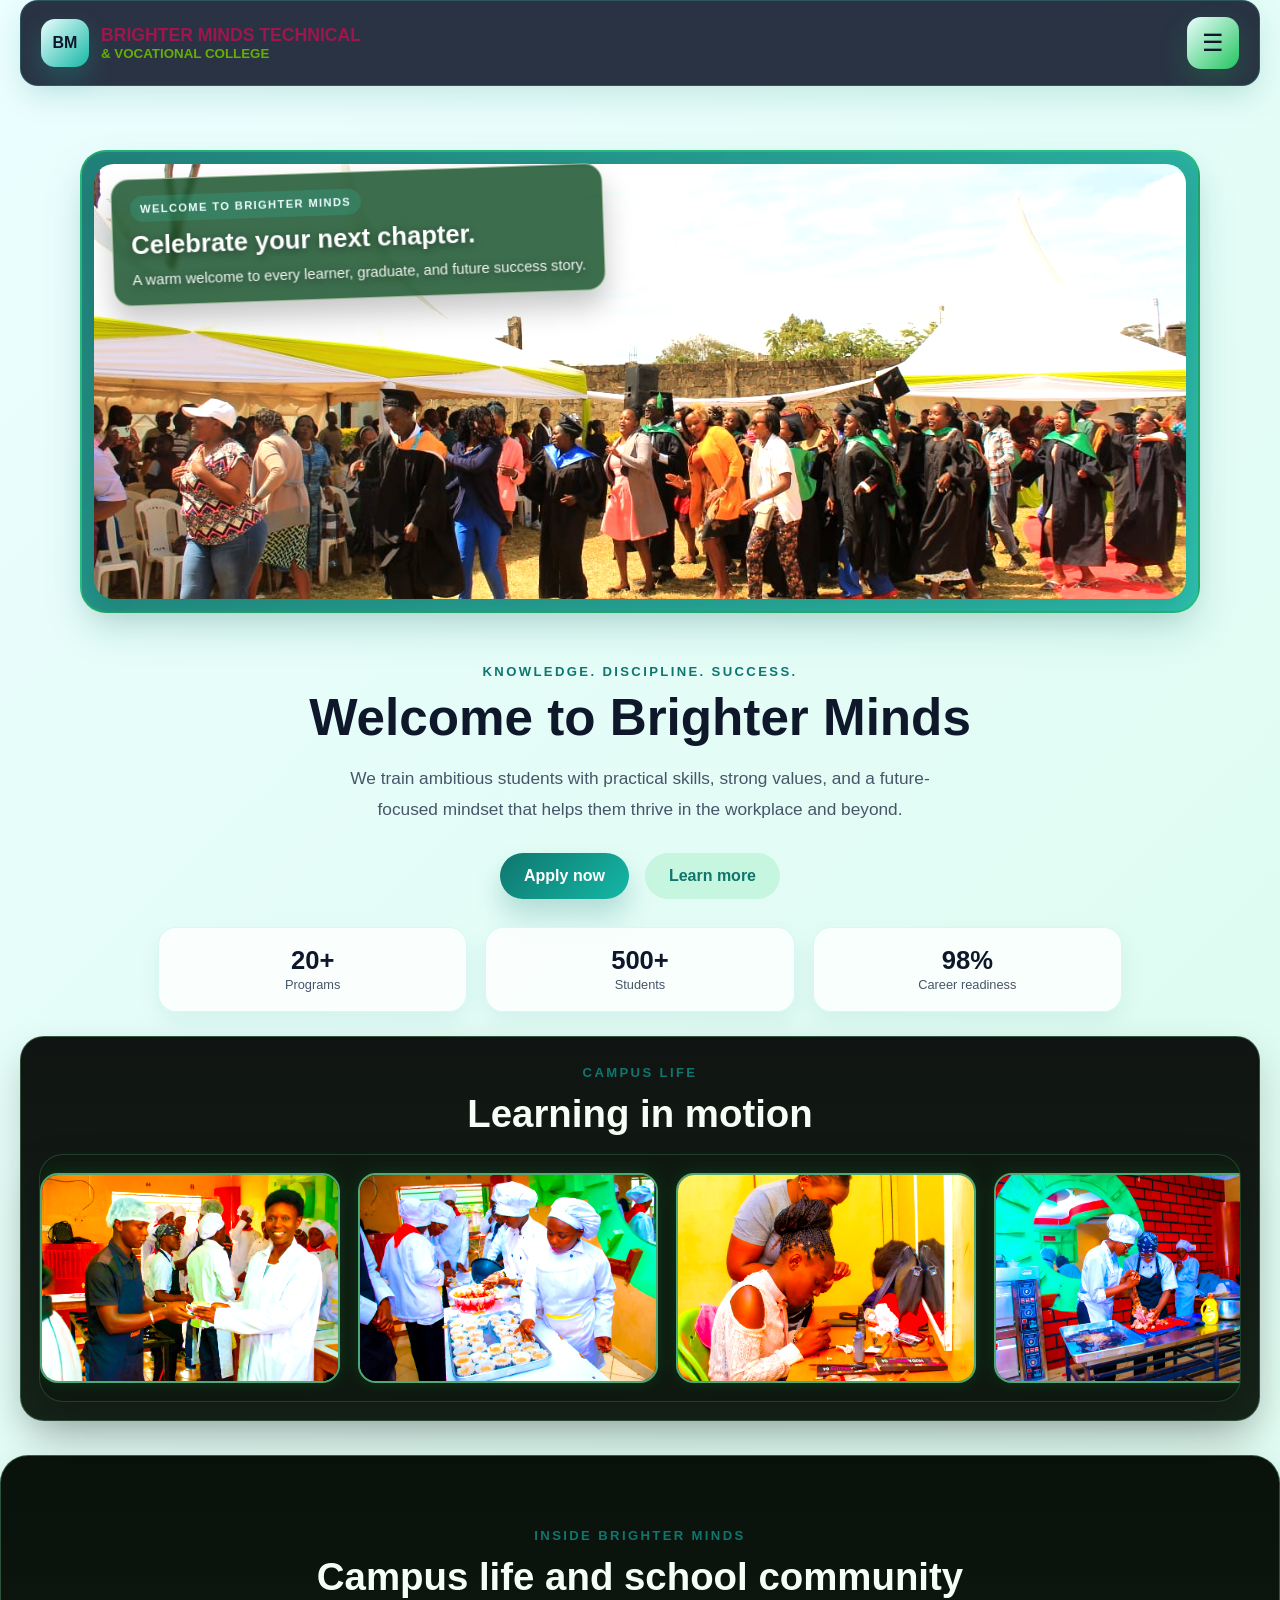
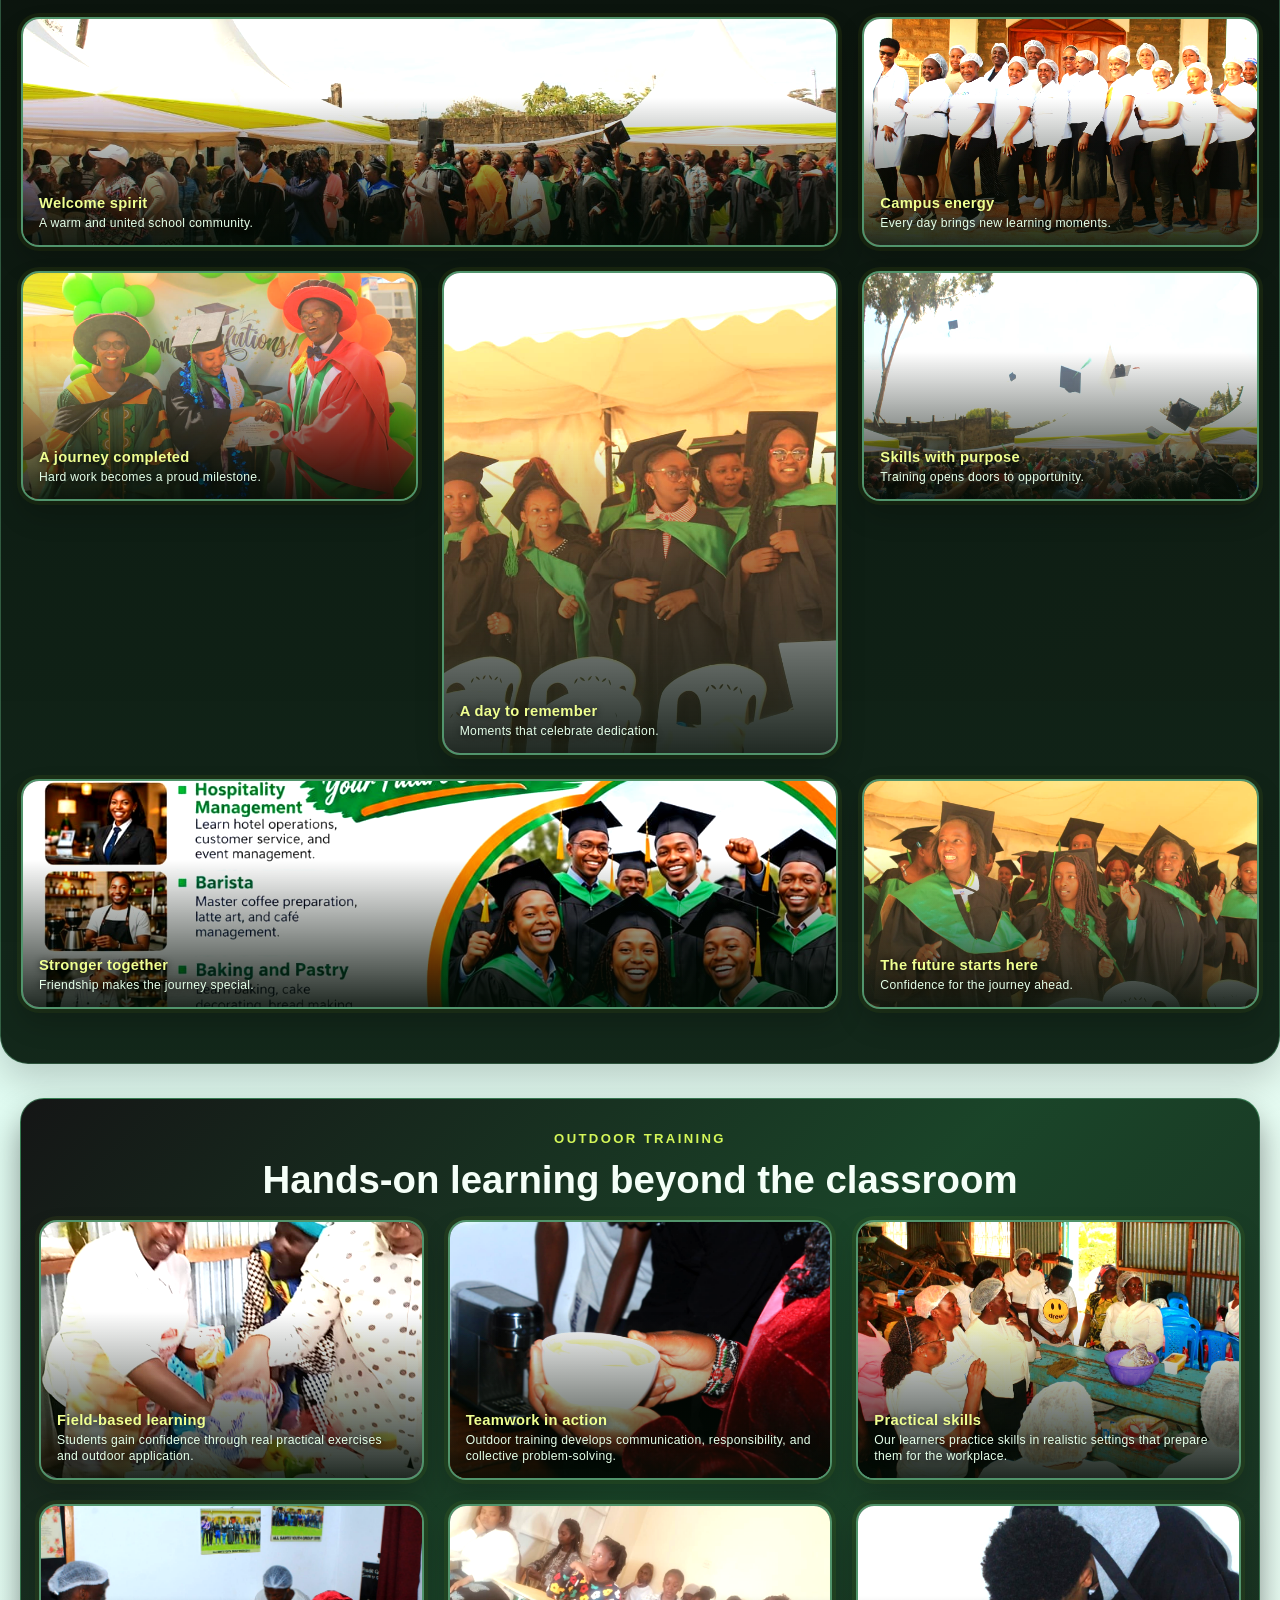
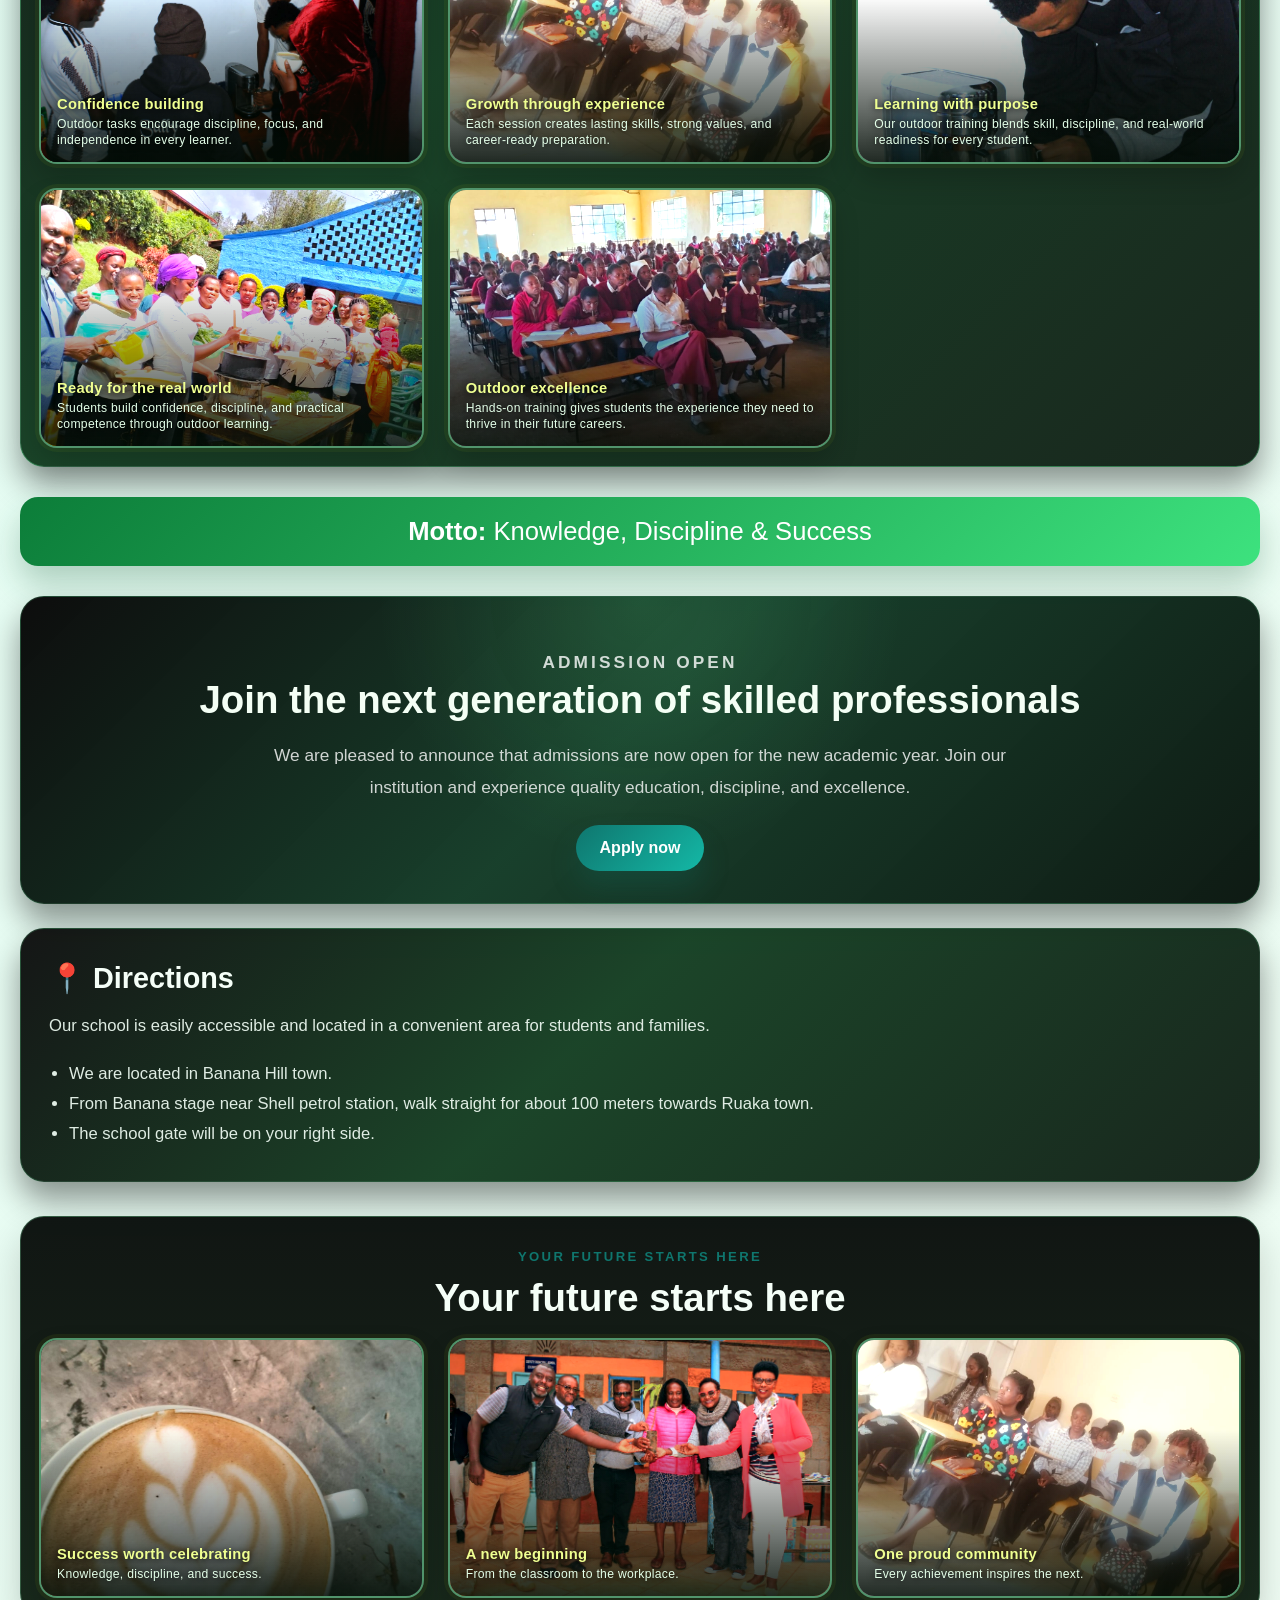
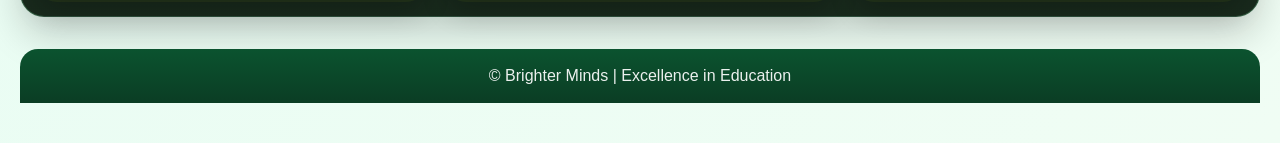
<file: index.html>
<!DOCTYPE html>
<html lang="en">
  <head>
    <meta charset="UTF-8" />
    <meta name="viewport" content="width=device-width, initial-scale=1.0" />
    <meta name="theme-style-mode" content="1" />
    <meta name="robots" content="index,follow" />
    <meta
      name="description"
      content="Brighter Minds College and Brighter Minds Vocational offer practical, career-focused technical and vocational training, admissions, and student support in Kenya."
    />
    <meta
      name="keywords"
      content="Brighter Minds, Brighter Minds College, Brighter Minds Vocational, BMTVc, Brighter Minds Technical and Vocational College, vocational college, technical college, Kenya college, admissions"
    />
    <meta name="author" content="Brighter Minds" />
    <meta property="og:title" content="Brighter Minds College | Brighter Minds Vocational | BMTVc" />
    <meta
      property="og:description"
      content="Career-focused technical and vocational education at Brighter Minds College and Brighter Minds Vocational. Admissions open for new students."
    />
    <meta property="og:type" content="website" />
    <title>Brighter Minds College | Brighter Minds Vocational | BMTVc</title>
    <link rel="stylesheet" href="style1.css" />
  </head>

  <body>
    <div class="page-shell">
      <nav class="topbar" aria-label="Main navigation">
        <div class="brand">
          <span class="brand-mark">BM</span>
          <div>
            <strong style="color: #9d174d"><b>BRIGHTER MINDS TECHNICAL</b></strong>
            <small style="color: #65af05"><b>& VOCATIONAL COLLEGE</b></small>
          </div>
        </div>

        <div class="dropdown">
          <button class="menu-button" type="button" aria-label="Open menu">☰</button>
          <div class="dropdown-content">
             <a href="index1.html">Courses offered</a>
            <a href="index2.html">Contact information</a>
            <a href="#admission">Admissions</a>
            <a href="#directions">Directions</a>
            <a href="about.html">About us</a>
            <a href="mailto:brightermindsvocational@gmail.com?subject=Admission%20Inquiry">Email us</a>
            <a href="tel:+254726301589">Call us</a>
          </div>
        </div>
      </nav>

      <header class="hero">
        <div class="hero-text">
          <p class="eyebrow">Knowledge. Discipline. Success.</p>
          <h1>Welcome to Brighter Minds</h1>
          <p class="lead">
            We train ambitious students with practical skills, strong values, and a
            future-focused mindset that helps them thrive in the workplace and beyond.
          </p>

          <div class="cta-row">
            <a class="primary-btn" href="#admission">Apply now</a>
            <a class="secondary-btn" href="about.html">Learn more</a>
          </div>

          <ul class="mini-stats">
            <li><strong>20+</strong><span>Programs</span></li>
            <li><strong>500+</strong><span>Students</span></li>
            <li><strong>98%</strong><span>Career readiness</span></li>
          </ul>
        </div>

        <div class="hero-visual">
          <img src="bright11.jpeg" alt="Graduates celebrating at Brighter Minds" />

          <div class="hero-overlay">
            <span class="overlay-tag">Welcome to Brighter Minds</span>
            <h3>Celebrate your next chapter.</h3>
            <p>A warm welcome to every learner, graduate, and future success story.</p>
          </div>
        </div>
      </header>

      <main>
        <section class="gallery-section">
          <div class="section-heading">
            <p class="eyebrow">Campus life</p>
            <h2>Learning in motion</h2>
          </div>

          <div class="marquee" aria-label="Brighter Minds campus gallery">
            <div class="marquee-track">
              <img src="bright1.jpg" alt="Student learning" />
              <img src="bright2.jpg" alt="School environment" />
              <img src="bright3.jpg" alt="Training activity" />
              <img src="bright4.jpg" alt="Classroom" />
              <img src="bright5.jpg" alt="Students outdoors" />
              <img src="bright6.jpg" alt="Vocational training" />
              <img src="bright7.jpg" alt="Academic life" />
              <img src="bright8.jpg" alt="Student engagement" />
              <img src="bright9.jpg" alt="Community learning" />
              <img src="bright10.jpg" alt="School community" />
              <img src="bright10.jpeg" alt="School community alternate image" />
            </div>
          </div>
        </section>

        <section class="featured-gallery" aria-labelledby="featured-gallery-title">
          <div class="section-heading">
            <p class="eyebrow">Inside Brighter Minds</p>
            <h2 id="featured-gallery-title">Campus life and school community</h2>
          </div>

          <div class="image-grid image-grid--wide">
            <figure class="image-grid-item">
              <img src="bright11.jpeg" alt="Students and staff celebrating together" loading="lazy" />
              <figcaption><strong>Welcome spirit</strong><span>A warm and united school community.</span></figcaption>
            </figure>
            <figure class="image-grid-item">
              <img src="bright12.jpeg" alt="Campus life and school environment" loading="lazy" />
              <figcaption><strong>Campus energy</strong><span>Every day brings new learning moments.</span></figcaption>
            </figure>
            <figure class="image-grid-item">
              <img src="bright13.jpeg" alt="Students celebrating their graduation journey" loading="lazy" />
              <figcaption><strong>A journey completed</strong><span>Hard work becomes a proud milestone.</span></figcaption>
            </figure>
            <figure class="image-grid-item">
              <img src="bright14.jpeg" alt="Brighter Minds graduates marking a special day" loading="lazy" />
              <figcaption><strong>A day to remember</strong><span>Moments that celebrate dedication.</span></figcaption>
            </figure>
            <figure class="image-grid-item">
              <img src="bright15.jpeg" alt="Graduates celebrating their new qualifications" loading="lazy" />
              <figcaption><strong>Skills with purpose</strong><span>Training opens doors to opportunity.</span></figcaption>
            </figure>
            <figure class="image-grid-item">
              <img src="bright16.jpeg" alt="Brighter Minds students celebrating together" loading="lazy" />
              <figcaption><strong>Stronger together</strong><span>Friendship makes the journey special.</span></figcaption>
            </figure>
            <figure class="image-grid-item">
              <img src="bright17.jpeg" alt="Graduates looking forward to their future" loading="lazy" />
              <figcaption><strong>The future starts here</strong><span>Confidence for the journey ahead.</span></figcaption>
            </figure>
          </div>
        </section>

        <section class="outdoor-training" aria-labelledby="outdoor-training-title">
          <div class="section-heading">
            <p class="eyebrow accent">Outdoor training</p>
            <h2 id="outdoor-training-title">Hands-on learning beyond the classroom</h2>
          </div>

          <div class="closing-gallery-grid">
            <figure class="image-grid-item">
              <img src="bright21.jpeg" alt="Outdoor practical training session" loading="lazy" />
              <figcaption>
                <strong>Field-based learning</strong>
                <span>Students gain confidence through real practical exercises and outdoor application.</span>
              </figcaption>
            </figure>
            <figure class="image-grid-item">
              <img src="bright22.jpeg" alt="Students engaged in outdoor vocational activity" loading="lazy" />
              <figcaption>
                <strong>Teamwork in action</strong>
                <span>Outdoor training develops communication, responsibility, and collective problem-solving.</span>
              </figcaption>
            </figure>
            <figure class="image-grid-item">
              <img src="bright23.jpeg" alt="Students learning in an open environment" loading="lazy" />
              <figcaption>
                <strong>Practical skills</strong>
                <span>Our learners practice skills in realistic settings that prepare them for the workplace.</span>
              </figcaption>
            </figure>
            <figure class="image-grid-item">
              <img src="bright24.jpeg" alt="Outdoor training and skill development" loading="lazy" />
              <figcaption>
                <strong>Confidence building</strong>
                <span>Outdoor tasks encourage discipline, focus, and independence in every learner.</span>
              </figcaption>
            </figure>
            <figure class="image-grid-item">
              <img src="bright20.jpeg" alt="Outdoor training success and achievement" loading="lazy" />
              <figcaption>
                <strong>Growth through experience</strong>
                <span>Each session creates lasting skills, strong values, and career-ready preparation.</span>
              </figcaption>
            </figure>
            <figure class="image-grid-item">
              <img src="bright25.jpeg" alt="Brighter Minds training environment" loading="lazy" />
              <figcaption>
                <strong>Learning with purpose</strong>
                <span>Our outdoor training blends skill, discipline, and real-world readiness for every student.</span>
              </figcaption>
            </figure>
            <figure class="image-grid-item">
              <img src="bright26.jpeg" alt="Outdoor training success and achievement" loading="lazy" />
              <figcaption>
                <strong>Ready for the real world</strong>
                <span>Students build confidence, discipline, and practical competence through outdoor learning.</span>
              </figcaption>
            </figure>
            <figure class="image-grid-item">
              <img src="b.jpeg" alt="Brighter Minds outdoor training environment" loading="lazy" />
              <figcaption>
                <strong>Outdoor excellence</strong>
                <span>Hands-on training gives students the experience they need to thrive in their future careers.</span>
              </figcaption>
            </figure>
          </div>
        </section>

        <header class="motto-banner">
          <p><strong>Motto:</strong> Knowledge, Discipline & Success</p>
        </header>

        <section id="admission" class="admission">
          <p class="eyebrow accent">Admission open</p>
          <h2>Join the next generation of skilled professionals</h2>
          <p>
            We are pleased to announce that admissions are now open for the new academic
            year. Join our institution and experience quality education, discipline, and
            excellence.
          </p>
          <a class="primary-btn" href="index2.html">Apply now</a>
        </section>

        <section id="directions" class="directions">
          <h3>📍 Directions</h3>
          <p>Our school is easily accessible and located in a convenient area for students and families.</p>
          <ul>
            <li>We are located in Banana Hill town.</li>
            <li>From Banana stage near Shell petrol station, walk straight for about 100 meters towards Ruaka town.</li>
            <li>The school gate will be on your right side.</li>
          </ul>
        </section>

        <section class="closing-gallery" aria-labelledby="closing-gallery-title">
          <div class="section-heading">
            <p class="eyebrow">Your future starts here</p>
            <h2 id="closing-gallery-title"> Your future starts here</h2>
          </div>
          <div class="closing-gallery-grid">
            <figure class="image-grid-item">
              <img src="bright18.jpeg" alt="Brighter Minds graduates celebrating success" loading="lazy" />
              <figcaption><strong>Success worth celebrating</strong><span>Knowledge, discipline, and success.</span></figcaption>
            </figure>
            <figure class="image-grid-item">
              <img src="bright19.jpeg" alt="Graduates celebrating a new beginning" loading="lazy" />
              <figcaption><strong>A new beginning</strong><span>From the classroom to the workplace.</span></figcaption>
            </figure>
            <figure class="image-grid-item">
              <img src="bright20.jpeg" alt="Brighter Minds graduation community" loading="lazy" />
              <figcaption><strong>One proud community</strong><span>Every achievement inspires the next.</span></figcaption>
            </figure>
          </div>
        </section>
      </main>

      <footer class="site-footer">
        <p>© Brighter Minds | Excellence in Education</p>
      </footer>
    </div>

    <script>
      const dropdown = document.querySelector('.dropdown');
      const menuButton = document.querySelector('.menu-button');

      if (dropdown && menuButton) {
        menuButton.addEventListener('click', function (event) {
          event.stopPropagation();
          dropdown.classList.toggle('open');
        });

        document.addEventListener('click', function (event) {
          if (!dropdown.contains(event.target)) {
            dropdown.classList.remove('open');
          }
        });
      }
    </script>
  </body>
</html>
</file>
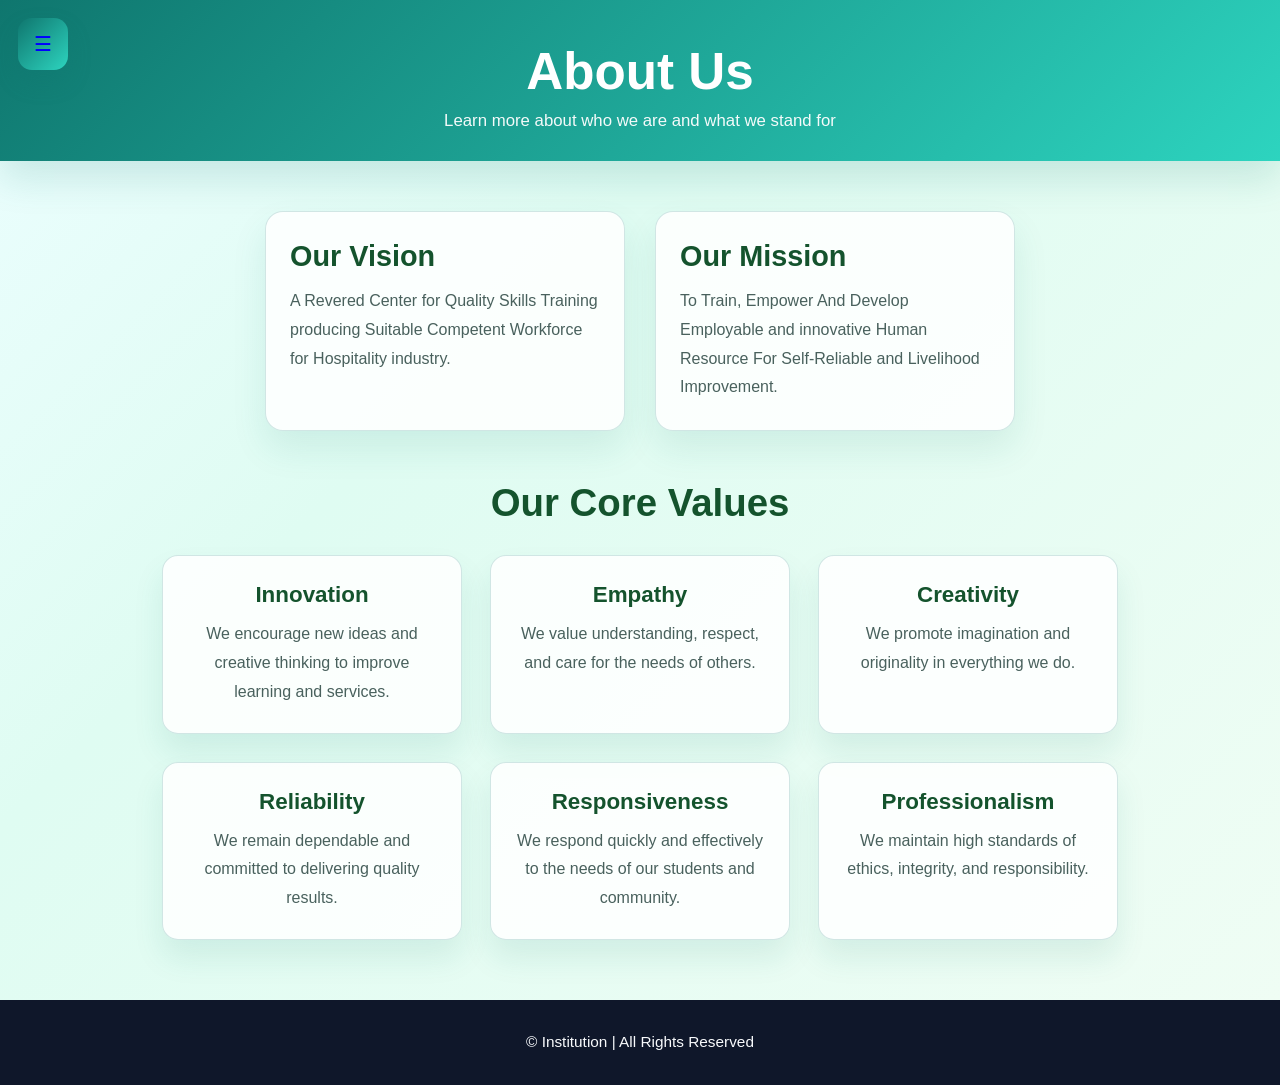
<file: about.html>
<!DOCTYPE html>
<html lang="en">
<head>
<meta charset="UTF-8">
<meta name="viewport" content="width=device-width, initial-scale=1.0">
<title>About Us</title>
<link rel="stylesheet" href="about.css">
</head>

<body>

                     <div class="dropdown">
  <button style=" color:blue; font-size: 20px; width:50px" border:2px solid white;>&#9776;</button>
  <div class="dropdown-content">
    <a href="index.html">Home</a>
    <a href="about.html">About us</a>
    <a href="contact.html">Contact us</a>
    <a href="courses.html">Courses Offered</a>
    <a href="mailto:brightermindsvocational@gmail.com?subject=Admission%20Inquiry">Email us</a>
    <a href="tel:+254726301589">Call us</a>
  </div>
</div>
<header>
    <h1>About Us</h1>
    <p>Learn more about who we are and what we stand for</p>
</header>
 
 </div class="bri">
            </div>


<section class="container">

    <div class="box">
        <h2>Our Vision</h2>
        <p>
        A Revered Center for Quality Skills Training producing
         Suitable Competent Workforce for Hospitality industry.
        </p>
    </div>

    <div class="box">
        <h2>Our Mission</h2>
        <p>
        To Train, Empower And Develop Employable  and innovative Human Resource 
        For Self-Reliable and Livelihood Improvement.
        </p>
    </div>

</section>

<section class="values">

<h1>Our Core Values</h1>

<div class="values-container">

<div class="value">
<h3>Innovation</h3>
<p>We encourage new ideas and creative thinking to improve learning and services.</p>
</div>

<div class="value">
<h3>Empathy</h3>
<p>We value understanding, respect, and care for the needs of others.</p>
</div>

<div class="value">
<h3>Creativity</h3>
<p>We promote imagination and originality in everything we do.</p>
</div>

<div class="value">
<h3>Reliability</h3>
<p>We remain dependable and committed to delivering quality results.</p>
</div>

<div class="value">
<h3>Responsiveness</h3>
<p>We respond quickly and effectively to the needs of our students and community.</p>
</div>

<div class="value">
<h3>Professionalism</h3>
<p>We maintain high standards of ethics, integrity, and responsibility.</p>
</div>

</div>
</section>

<footer>
<p>© Institution | All Rights Reserved</p>
</footer>

</body>
</html>
</file>
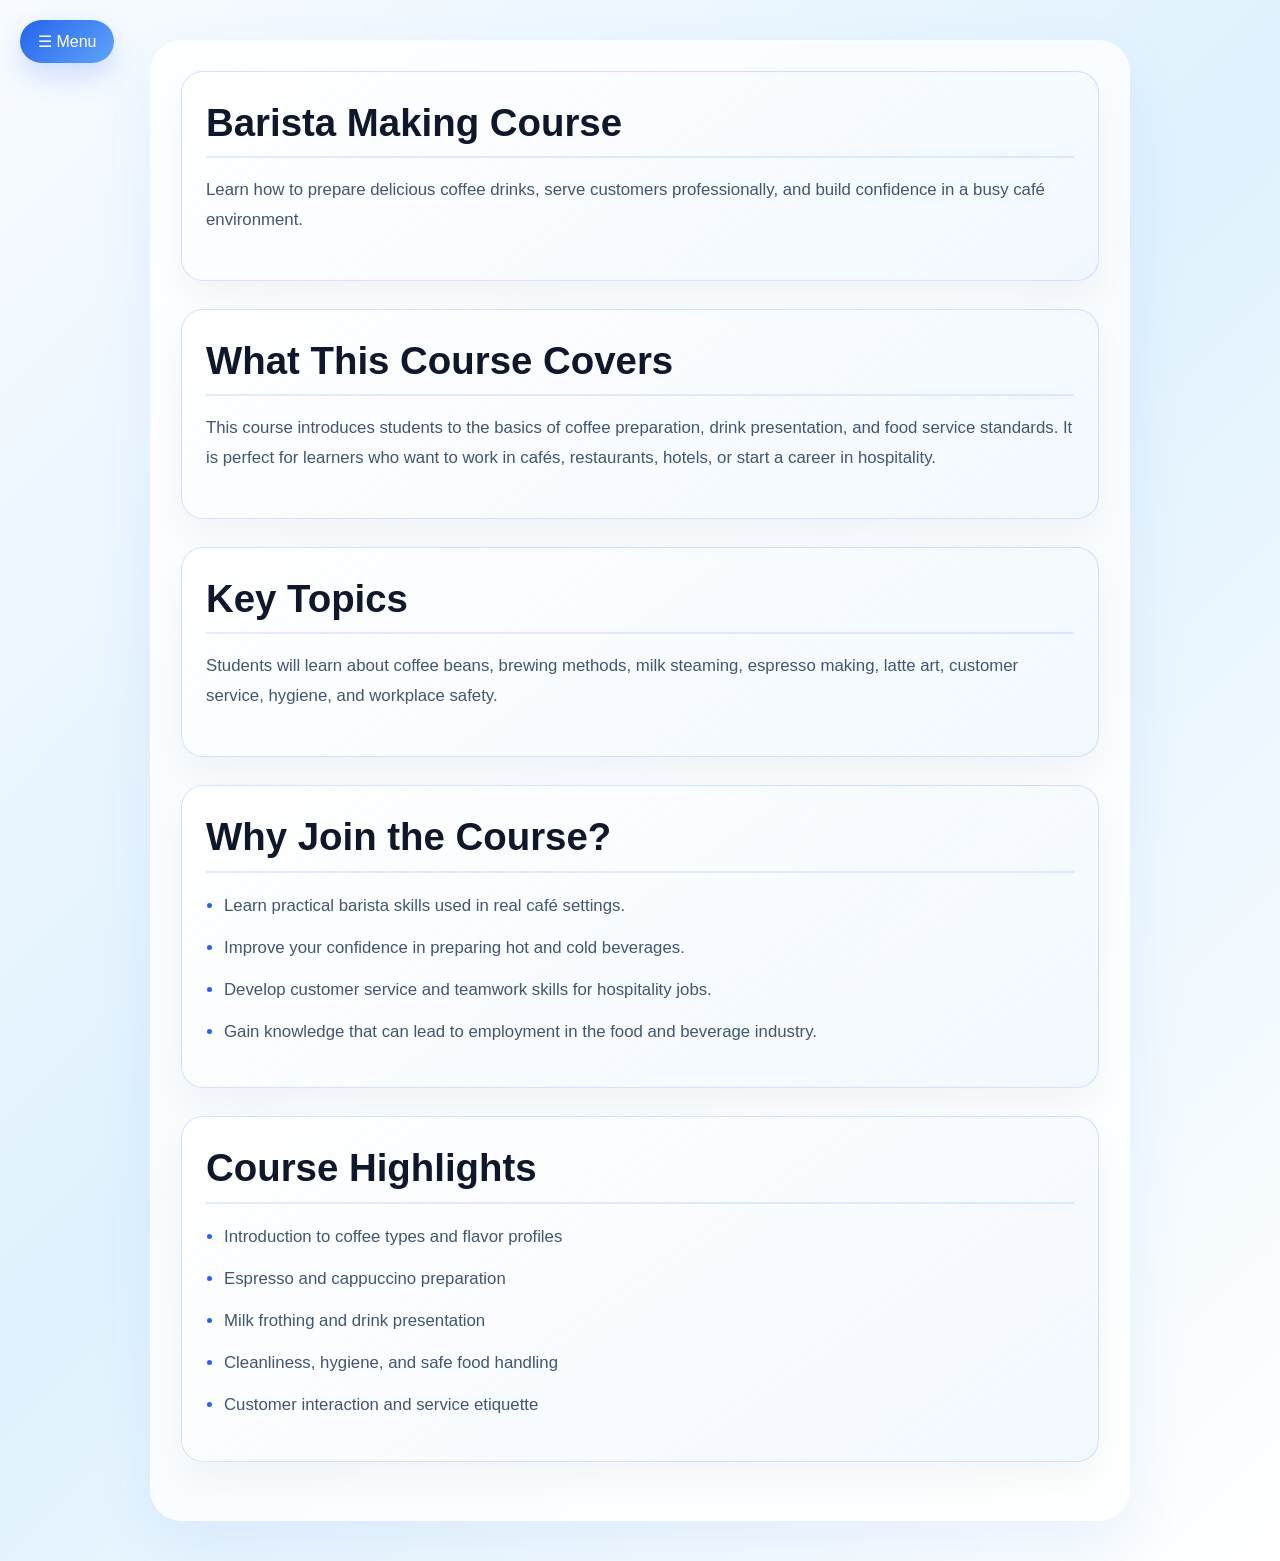
<file: Barista.html>
<!DOCTYPE html>
<html lang="en">
<head>
  <meta charset="UTF-8">
  <meta name="viewport" content="width=device-width, initial-scale=1.0">
  <title>Barista Making Course</title>
  <link rel="stylesheet" href="style x.css">
  <link rel="stylesheet" href="page-transition.css">
</head>
<body class="course-page">
  <button type="button" class="menu-button" aria-expanded="false" aria-controls="siteMenu">☰ Menu</button>
  <nav id="siteMenu" class="menu-dropdown" aria-label="Course pages">
    <ol>
      <li><a href="index1.html">courses</a></li>
      <li><a href="beauty.html">Beauty</a></li>
      <li><a href="Barista.html">Barista</a></li>
      <li><a href="brighter-minds.html">Brighter Minds</a></li>
      <li><a href="care giving.html">Care Giving</a></li>
      <li><a href="ict.html">ICT</a></li>
    </ol>
  </nav>
  <main class="page-content">
    <section class="hero-section">
      <h1>Barista Making Course</h1>
      <p>Learn how to prepare delicious coffee drinks, serve customers professionally, and build confidence in a busy café environment.</p>
    </section>

    <section class="info-section">
      <h2>What This Course Covers</h2>
      <p>This course introduces students to the basics of coffee preparation, drink presentation, and food service standards. It is perfect for learners who want to work in cafés, restaurants, hotels, or start a career in hospitality.</p>
    </section>

    <section class="info-section">
      <h2>Key Topics</h2>
      <p>Students will learn about coffee beans, brewing methods, milk steaming, espresso making, latte art, customer service, hygiene, and workplace safety.</p>
    </section>

    <section class="benefits-section">
      <h2>Why Join the Course?</h2>
      <ul>
        <li>Learn practical barista skills used in real café settings.</li>
        <li>Improve your confidence in preparing hot and cold beverages.</li>
        <li>Develop customer service and teamwork skills for hospitality jobs.</li>
        <li>Gain knowledge that can lead to employment in the food and beverage industry.</li>
      </ul>
    </section>

    <section class="benefits-section">
      <h2>Course Highlights</h2>
      <ul>
        <li>Introduction to coffee types and flavor profiles</li>
        <li>Espresso and cappuccino preparation</li>
        <li>Milk frothing and drink presentation</li>
        <li>Cleanliness, hygiene, and safe food handling</li>
        <li>Customer interaction and service etiquette</li>
      </ul>
    </section>
  </main>
  <script src="page-transition.js"></script>
</body>
</html>
</file>
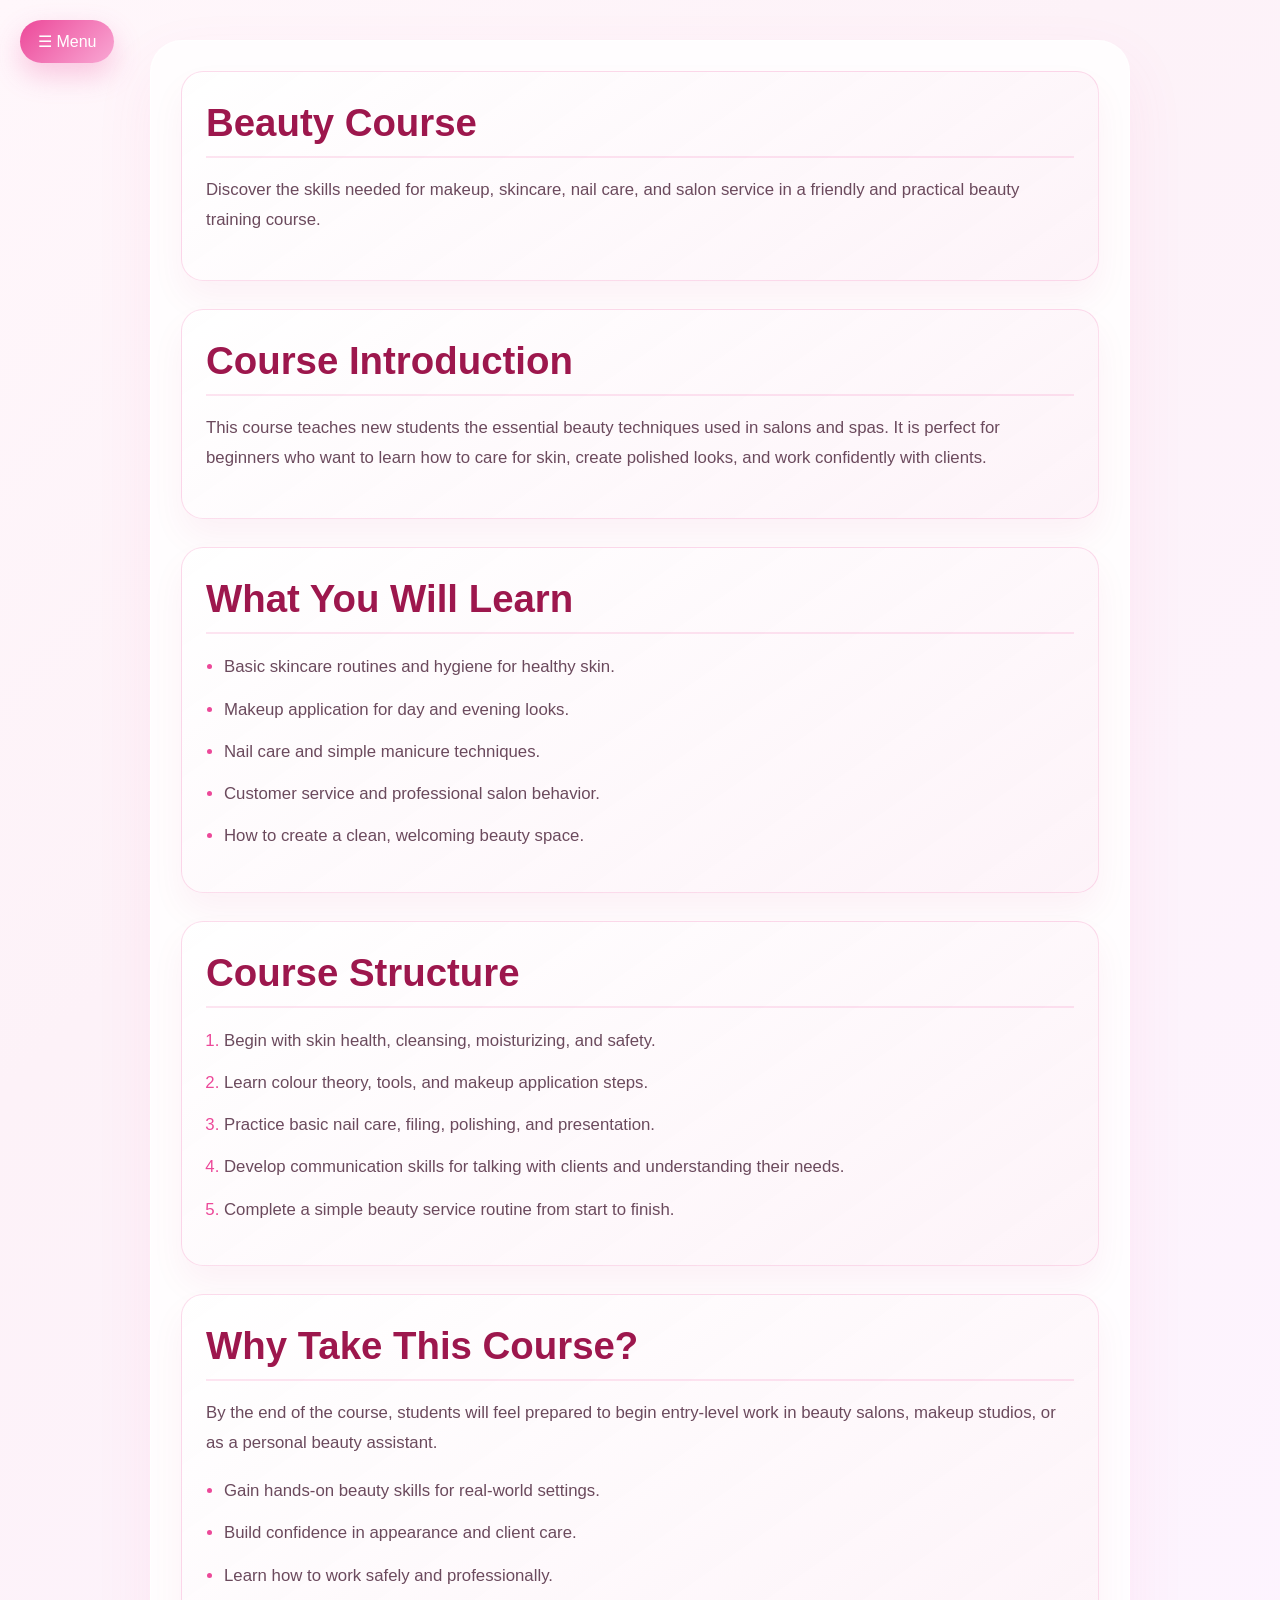
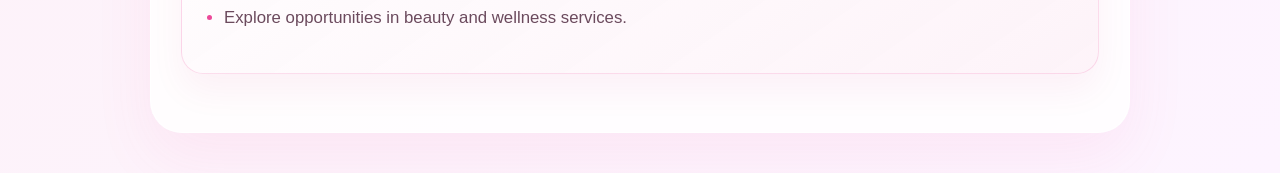
<file: beauty.html>
<!DOCTYPE html>
<html lang="en">
<head>
  <meta charset="UTF-8">
  <meta name="viewport" content="width=device-width, initial-scale=1.0">
  <title>Beauty Course</title>
  <link rel="stylesheet" href="style ty.css">
  <link rel="stylesheet" href="page-transition.css">
</head>
<body class="course-page">
  <button type="button" class="menu-button" aria-expanded="false" aria-controls="siteMenu">☰ Menu</button>
  <nav id="siteMenu" class="menu-dropdown" aria-label="Course pages">
    <ol>
      <li><a href="index1.html">Courses</a></li>
      <li><a href="beauty.html">Beauty</a></li>
      <li><a href="Barista.html">Barista</a></li>
      <li><a href="brighter-minds.html">Brighter Minds</a></li>
      <li><a href="care giving.html">Care Giving</a></li>
      <li><a href="ict.html">ICT</a></li>
    </ol>
  </nav>
  <main class="page-content">
    <section class="hero-section">
      <h1>Beauty Course</h1>
      <p>Discover the skills needed for makeup, skincare, nail care, and salon service in a friendly and practical beauty training course.</p>
    </section>

    <section class="info-section">
      <h2>Course Introduction</h2>
      <p>This course teaches new students the essential beauty techniques used in salons and spas. It is perfect for beginners who want to learn how to care for skin, create polished looks, and work confidently with clients.</p>
    </section>

    <section class="info-section">
      <h2>What You Will Learn</h2>
      <ul>
        <li>Basic skincare routines and hygiene for healthy skin.</li>
        <li>Makeup application for day and evening looks.</li>
        <li>Nail care and simple manicure techniques.</li>
        <li>Customer service and professional salon behavior.</li>
        <li>How to create a clean, welcoming beauty space.</li>
      </ul>
    </section>

    <section class="benefits-section">
      <h2>Course Structure</h2>
      <ol>
        <li>Begin with skin health, cleansing, moisturizing, and safety.</li>
        <li>Learn colour theory, tools, and makeup application steps.</li>
        <li>Practice basic nail care, filing, polishing, and presentation.</li>
        <li>Develop communication skills for talking with clients and understanding their needs.</li>
        <li>Complete a simple beauty service routine from start to finish.</li>
      </ol>
    </section>

    <section class="benefits-section">
      <h2>Why Take This Course?</h2>
      <p>By the end of the course, students will feel prepared to begin entry-level work in beauty salons, makeup studios, or as a personal beauty assistant.</p>
      <ul>
        <li>Gain hands-on beauty skills for real-world settings.</li>
        <li>Build confidence in appearance and client care.</li>
        <li>Learn how to work safely and professionally.</li>
        <li>Explore opportunities in beauty and wellness services.</li>
      </ul>
    </section>
  </main>
  <script src="page-transition.js"></script>
</body>
</html>
</file>
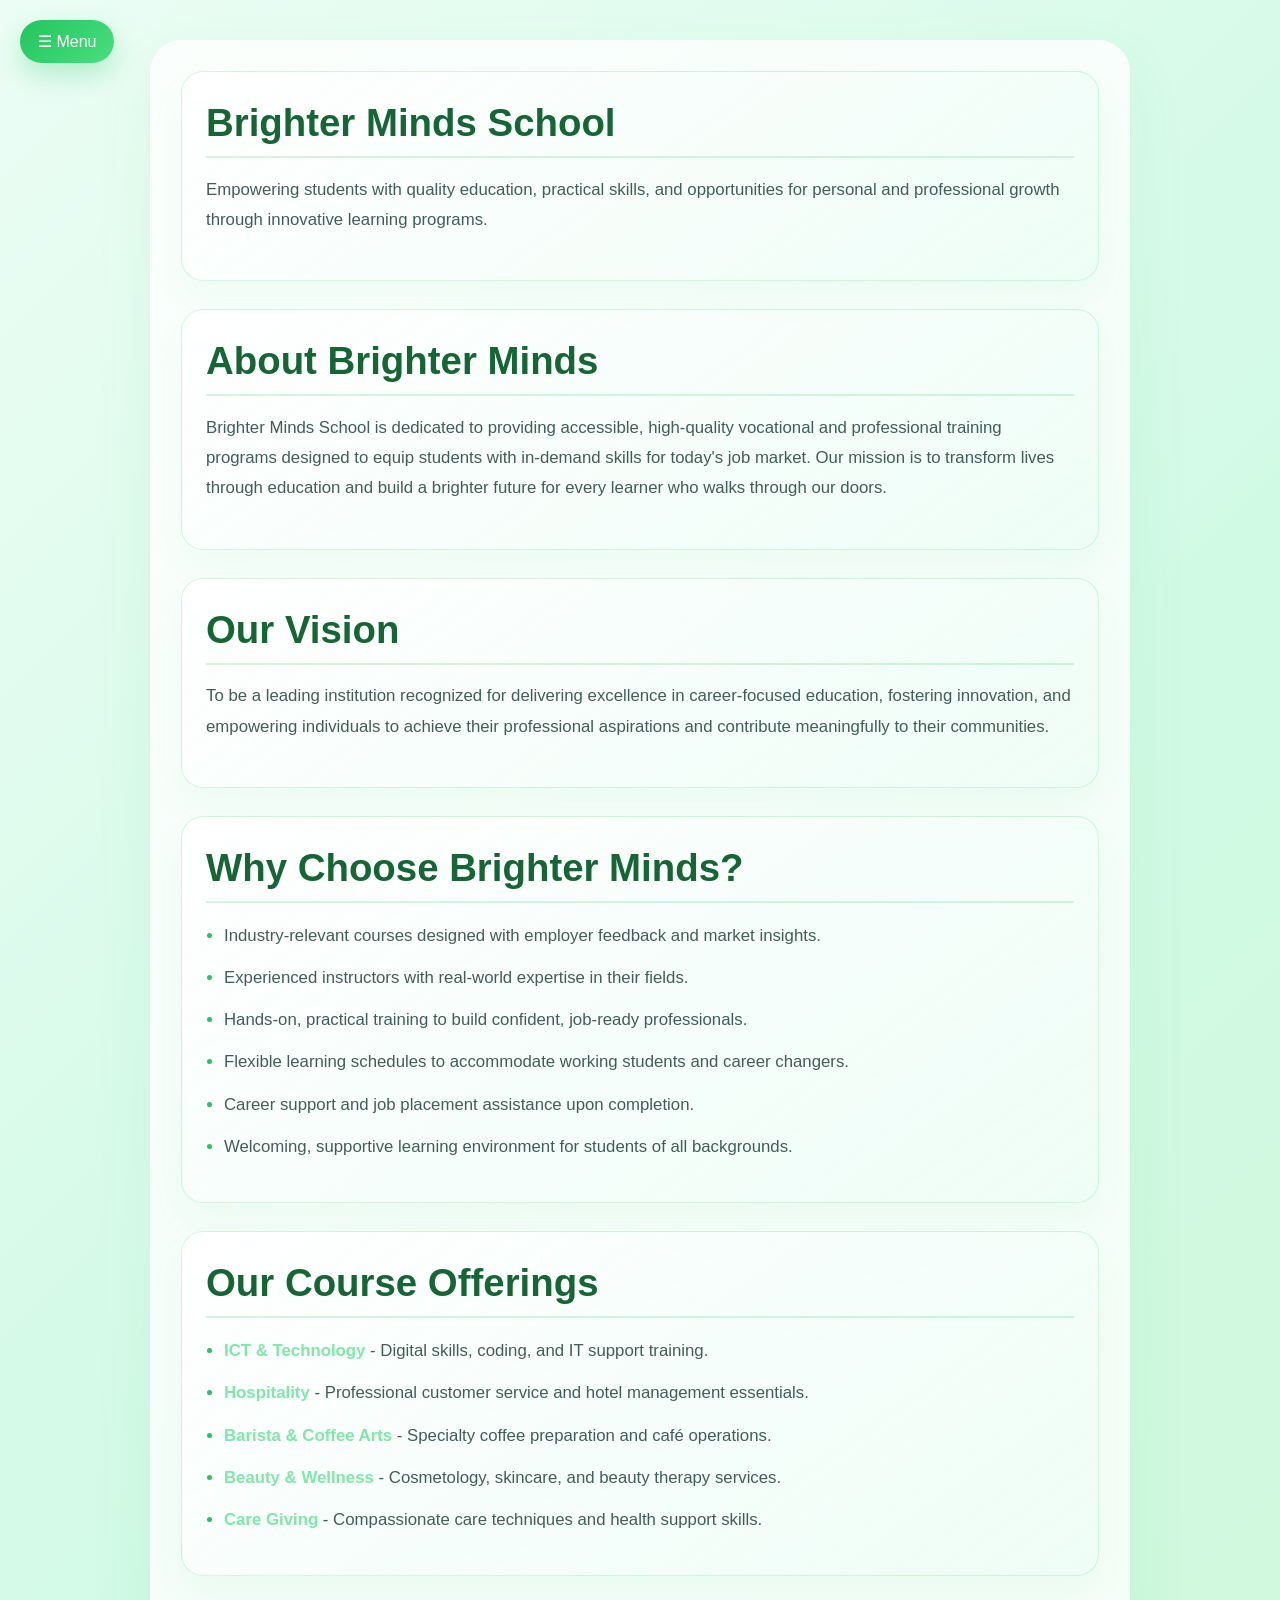
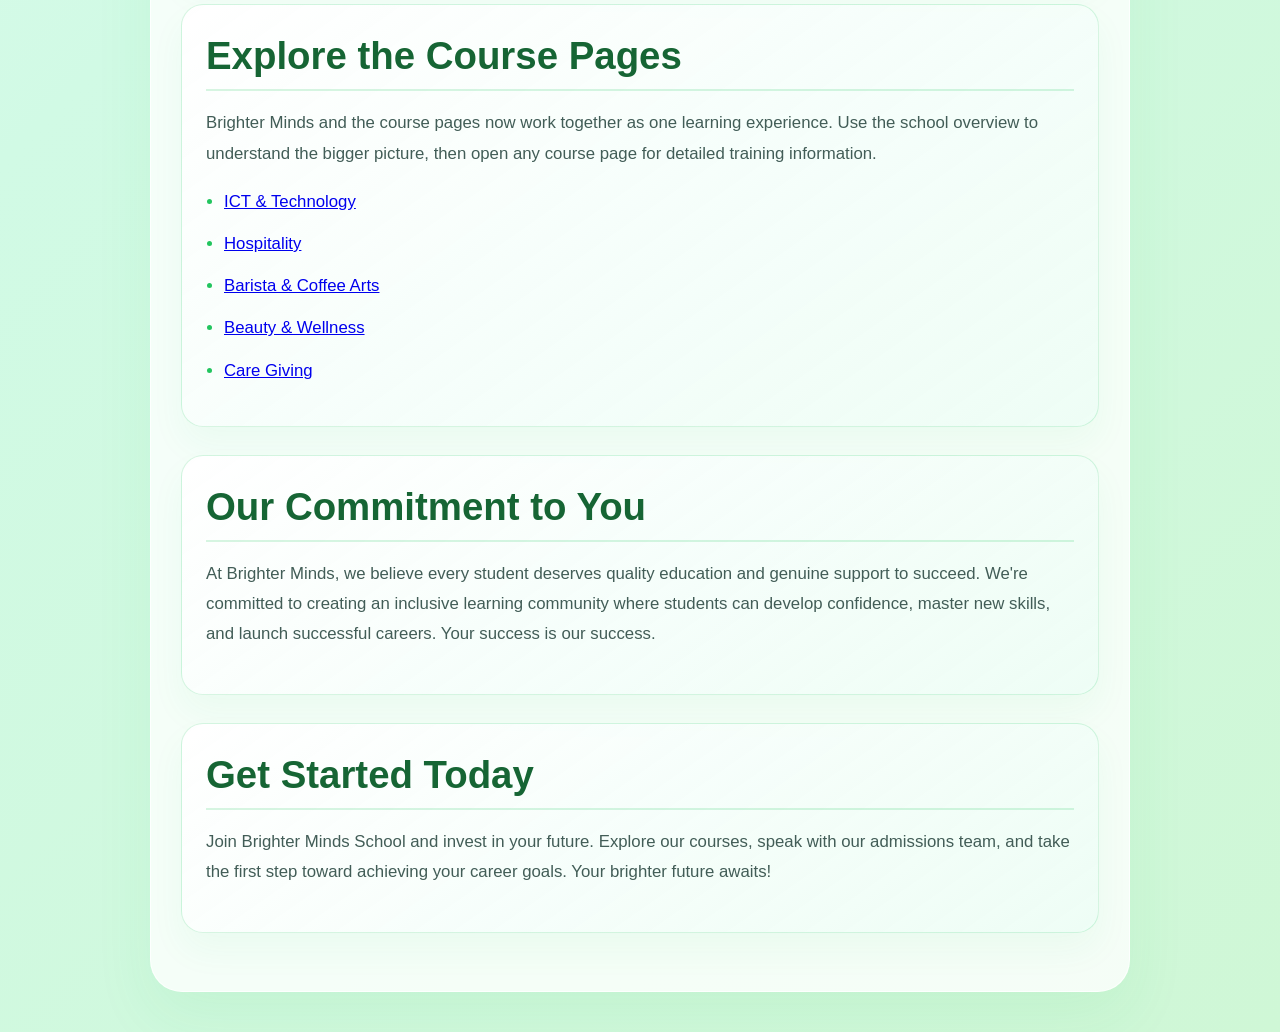
<file: brighter-minds.html>
<!DOCTYPE html>
<html lang="en">
<head>
  <meta charset="UTF-8">
  <meta name="viewport" content="width=device-width, initial-scale=1.0">
  <title>Brighter Minds School</title>
  <link rel="stylesheet" href="style bm.css">
  <link rel="stylesheet" href="page-transition.css">
</head>
<body class="course-page">
  <button type="button" class="menu-button" aria-expanded="false" aria-controls="siteMenu">☰ Menu</button>
  <nav id="siteMenu" class="menu-dropdown" aria-label="Course pages">
    <ol>
      <li><a href="index1.html">Courses</a></li>
      <li><a href="beauty.html">Beauty</a></li>
      <li><a href="Barista.html">Barista</a></li>
      <li><a href="brighter-minds.html">Brighter Minds</a></li>
      <li><a href="care giving.html">Care Giving</a></li>
      <li><a href="ict.html">ICT</a></li>
    </ol>
  </nav>
  <main class="page-content">
    <section class="hero-section">
      <h1>Brighter Minds School</h1>
      <p>Empowering students with quality education, practical skills, and opportunities for personal and professional growth through innovative learning programs.</p>
    </section>

    <section class="info-section">
      <h2>About Brighter Minds</h2>
      <p>Brighter Minds School is dedicated to providing accessible, high-quality vocational and professional training programs designed to equip students with in-demand skills for today's job market. Our mission is to transform lives through education and build a brighter future for every learner who walks through our doors.</p>
    </section>

    <section class="info-section">
      <h2>Our Vision</h2>
      <p>To be a leading institution recognized for delivering excellence in career-focused education, fostering innovation, and empowering individuals to achieve their professional aspirations and contribute meaningfully to their communities.</p>
    </section>

    <section class="benefits-section">
      <h2>Why Choose Brighter Minds?</h2>
      <ul>
        <li>Industry-relevant courses designed with employer feedback and market insights.</li>
        <li>Experienced instructors with real-world expertise in their fields.</li>
        <li>Hands-on, practical training to build confident, job-ready professionals.</li>
        <li>Flexible learning schedules to accommodate working students and career changers.</li>
        <li>Career support and job placement assistance upon completion.</li>
        <li>Welcoming, supportive learning environment for students of all backgrounds.</li>
      </ul>
    </section>

    <section class="benefits-section">
      <h2>Our Course Offerings</h2>
      <ul>
        <li><strong>ICT & Technology</strong> - Digital skills, coding, and IT support training.</li>
        <li><strong>Hospitality</strong> - Professional customer service and hotel management essentials.</li>
        <li><strong>Barista & Coffee Arts</strong> - Specialty coffee preparation and café operations.</li>
        <li><strong>Beauty & Wellness</strong> - Cosmetology, skincare, and beauty therapy services.</li>
        <li><strong>Care Giving</strong> - Compassionate care techniques and health support skills.</li>
      </ul>
    </section>

    <section class="info-section">
      <h2>Explore the Course Pages</h2>
      <p>Brighter Minds and the course pages now work together as one learning experience. Use the school overview to understand the bigger picture, then open any course page for detailed training information.</p>
      <ul class="course-links-list">
        <li><a href="ict.html">ICT & Technology</a></li>
        <li><a href="hospitality.html">Hospitality</a></li>
        <li><a href="Barista.html">Barista & Coffee Arts</a></li>
        <li><a href="beauty.html">Beauty & Wellness</a></li>
        <li><a href="care giving.html">Care Giving</a></li>
      </ul>
    </section>

    <section class="info-section">
      <h2>Our Commitment to You</h2>
      <p>At Brighter Minds, we believe every student deserves quality education and genuine support to succeed. We're committed to creating an inclusive learning community where students can develop confidence, master new skills, and launch successful careers. Your success is our success.</p>
    </section>

    <section class="benefits-section">
      <h2>Get Started Today</h2>
      <p>Join Brighter Minds School and invest in your future. Explore our courses, speak with our admissions team, and take the first step toward achieving your career goals. Your brighter future awaits!</p>
    </section>
  </main>
  <script src="page-transition.js"></script>
</body>
</html>
</file>
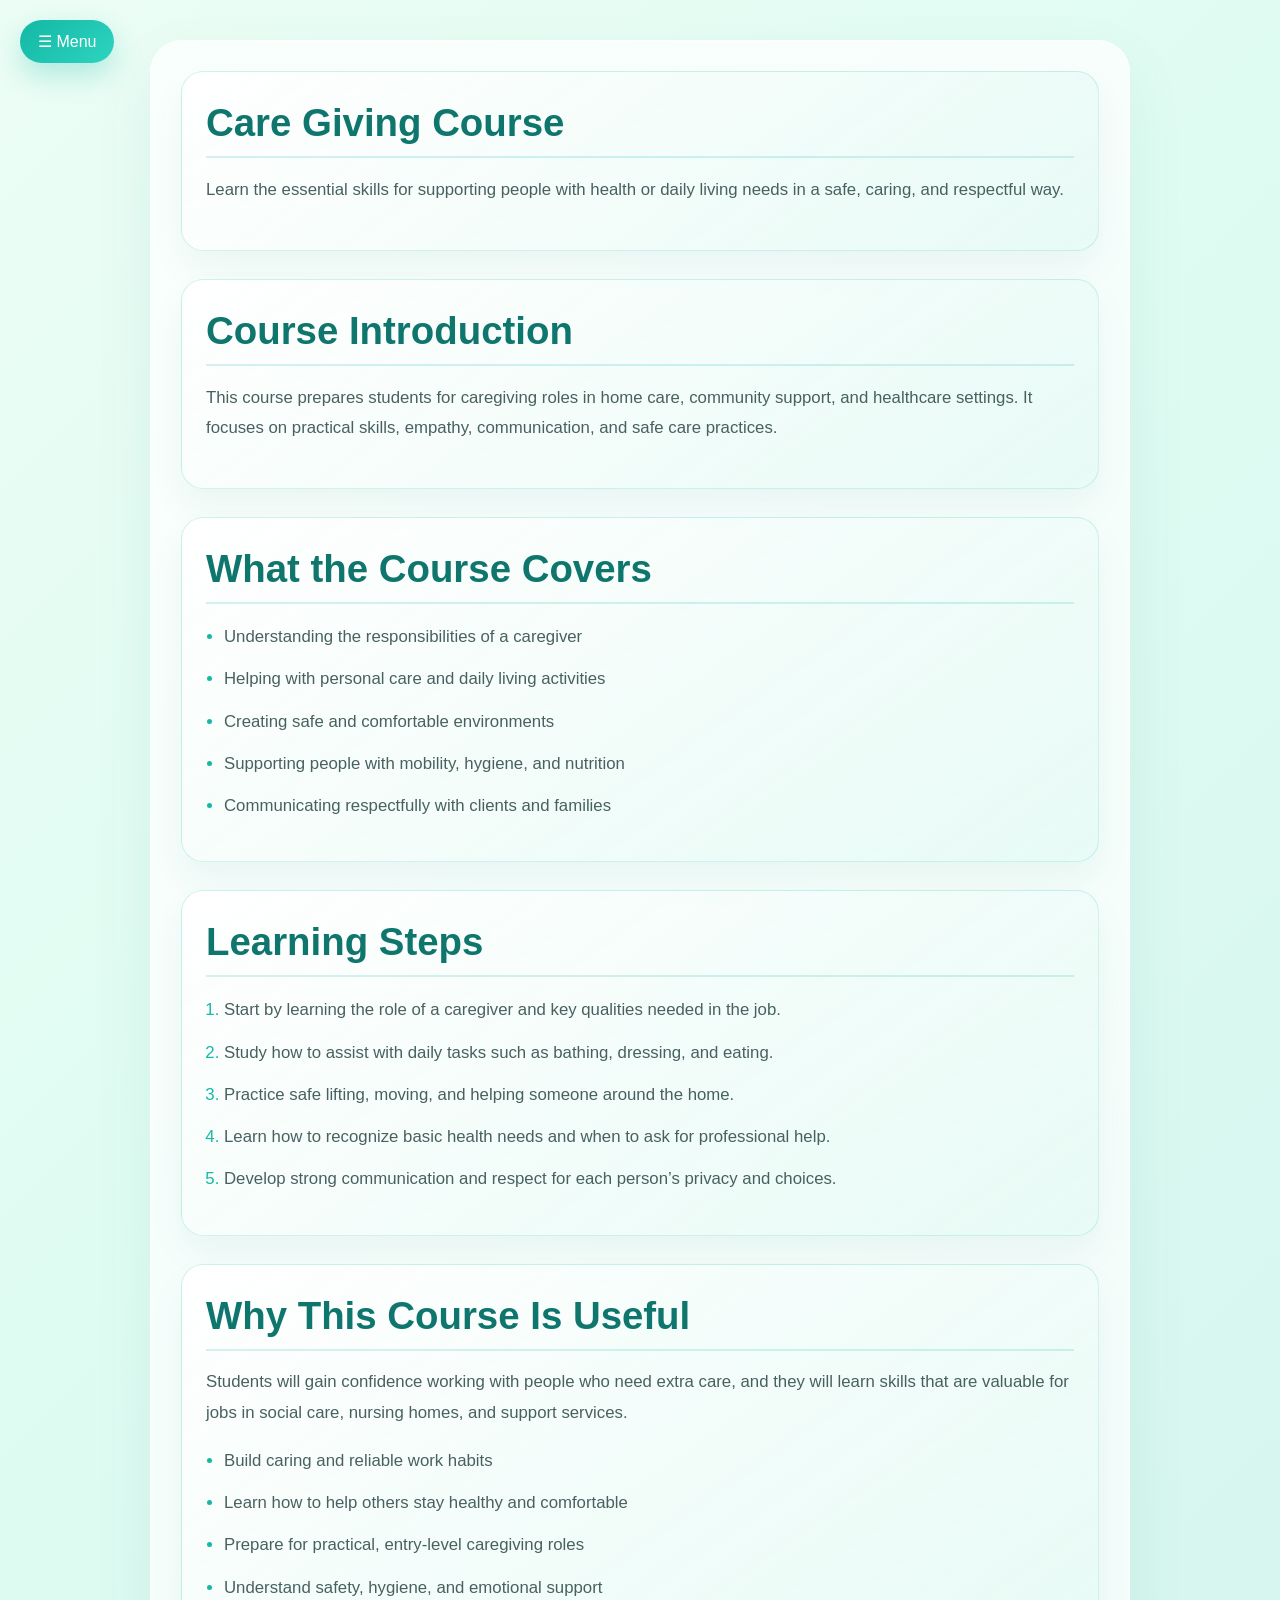
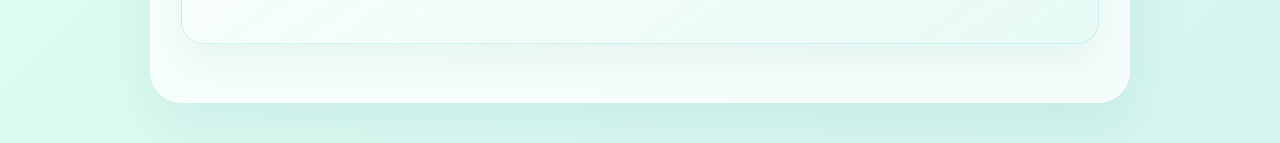
<file: care giving.html>
<!DOCTYPE html>
<html lang="en">
<head>
  <meta charset="UTF-8">
  <meta name="viewport" content="width=device-width, initial-scale=1.0">
  <title>Care Giving Course</title>
  <link rel="stylesheet" href="style c.css">
  <link rel="stylesheet" href="page-transition.css">
</head>
<body class="course-page">
  <button type="button" class="menu-button" aria-expanded="false" aria-controls="siteMenu">☰ Menu</button>
  <nav id="siteMenu" class="menu-dropdown" aria-label="Course pages">
    <ol>
      <li><a href="index1.html">Courses</a></li>
      <li><a href="beauty.html">Beauty</a></li>
      <li><a href="Barista.html">Barista</a></li>
      <li><a href="brighter-minds.html">Brighter Minds</a></li>
      <li><a href="care giving.html">Care Giving</a></li>
      <li><a href="ict.html">ICT</a></li>
    </ol>
  </nav>
  <main class="page-content">
    <section class="hero-section">
      <h1>Care Giving Course</h1>
      <p>Learn the essential skills for supporting people with health or daily living needs in a safe, caring, and respectful way.</p>
    </section>

    <section class="info-section">
      <h2>Course Introduction</h2>
      <p>This course prepares students for caregiving roles in home care, community support, and healthcare settings. It focuses on practical skills, empathy, communication, and safe care practices.</p>
    </section>

    <section class="info-section">
      <h2>What the Course Covers</h2>
      <ul>
        <li>Understanding the responsibilities of a caregiver</li>
        <li>Helping with personal care and daily living activities</li>
        <li>Creating safe and comfortable environments</li>
        <li>Supporting people with mobility, hygiene, and nutrition</li>
        <li>Communicating respectfully with clients and families</li>
      </ul>
    </section>

    <section class="benefits-section">
      <h2>Learning Steps</h2>
      <ol>
        <li>Start by learning the role of a caregiver and key qualities needed in the job.</li>
        <li>Study how to assist with daily tasks such as bathing, dressing, and eating.</li>
        <li>Practice safe lifting, moving, and helping someone around the home.</li>
        <li>Learn how to recognize basic health needs and when to ask for professional help.</li>
        <li>Develop strong communication and respect for each person’s privacy and choices.</li>
      </ol>
    </section>

    <section class="benefits-section">
      <h2>Why This Course Is Useful</h2>
      <p>Students will gain confidence working with people who need extra care, and they will learn skills that are valuable for jobs in social care, nursing homes, and support services.</p>
      <ul>
        <li>Build caring and reliable work habits</li>
        <li>Learn how to help others stay healthy and comfortable</li>
        <li>Prepare for practical, entry-level caregiving roles</li>
        <li>Understand safety, hygiene, and emotional support</li>
      </ul>
    </section>
  </main>
  <script src="page-transition.js"></script>
</body>
</html>
</file>
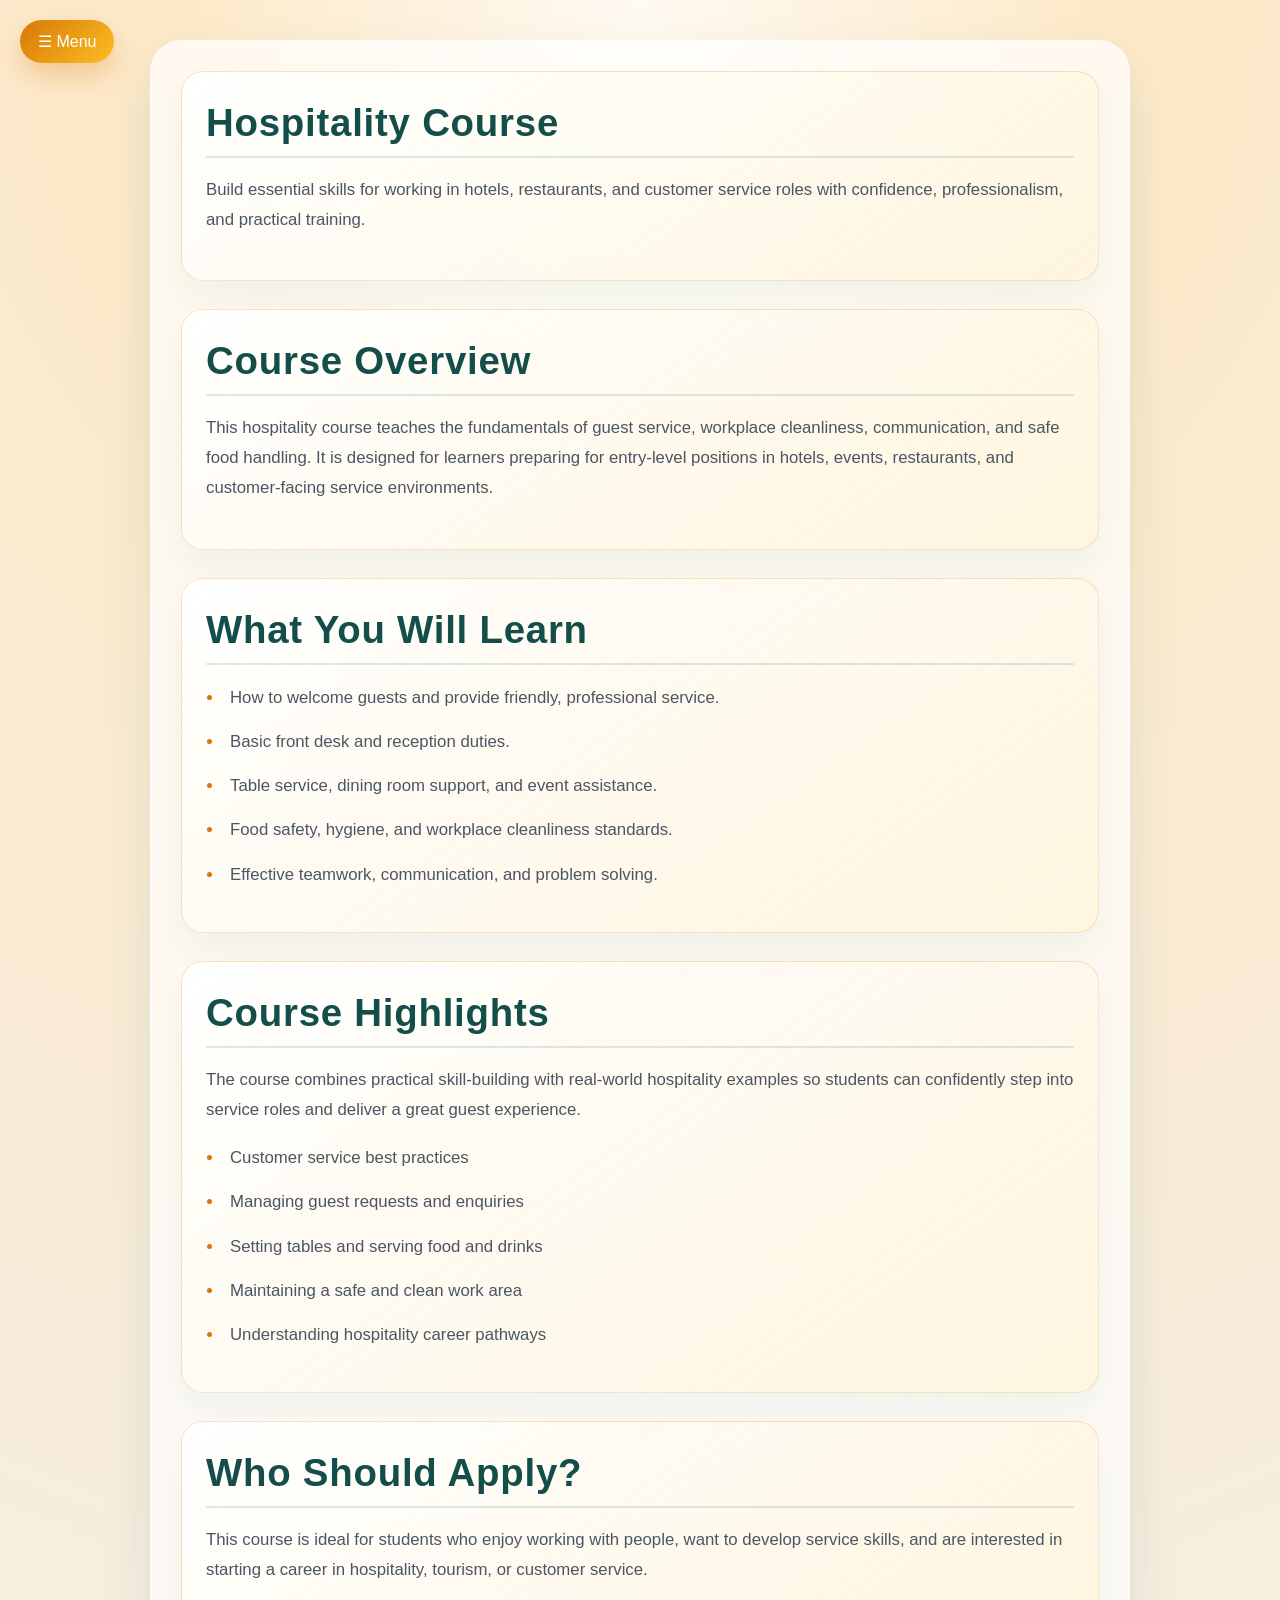
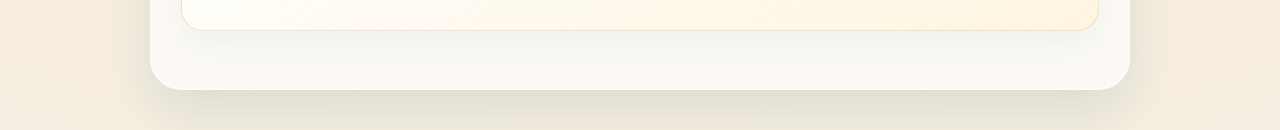
<file: hospitality.html>
<!DOCTYPE html>
<html lang="en">
<head>
  <meta charset="UTF-8">
  <meta name="viewport" content="width=device-width, initial-scale=1.0">
  <title>Hospitality Course</title>
  <link rel="stylesheet" href="style h.css">
  <link rel="stylesheet" href="page-transition.css">
</head>
<body class="course-page">
  <button type="button" class="menu-button" aria-expanded="false" aria-controls="siteMenu">☰ Menu</button>
  <nav id="siteMenu" class="menu-dropdown" aria-label="Course pages">
    <ol>
      <li><a href="index1.html">Courses</a></li>
      <li><a href="beauty.html">Beauty</a></li>
      <li><a href="Barista.html">Barista</a></li>
      <li><a href="brighter-minds.html">Brighter Minds</a></li>
      <li><a href="care giving.html">Care Giving</a></li>
      <li><a href="ict.html">ICT</a></li>
    </ol>
  </nav>
  <main class="page-content">
    <section class="hero-section">
      <h1>Hospitality Course</h1>
      <p>Build essential skills for working in hotels, restaurants, and customer service roles with confidence, professionalism, and practical training.</p>
    </section>

    <section class="info-section">
      <h2>Course Overview</h2>
      <p>This hospitality course teaches the fundamentals of guest service, workplace cleanliness, communication, and safe food handling. It is designed for learners preparing for entry-level positions in hotels, events, restaurants, and customer-facing service environments.</p>
    </section>

    <section class="info-section">
      <h2>What You Will Learn</h2>
      <ul>
        <li>How to welcome guests and provide friendly, professional service.</li>
        <li>Basic front desk and reception duties.</li>
        <li>Table service, dining room support, and event assistance.</li>
        <li>Food safety, hygiene, and workplace cleanliness standards.</li>
        <li>Effective teamwork, communication, and problem solving.</li>
      </ul>
    </section>

    <section class="benefits-section">
      <h2>Course Highlights</h2>
      <p>The course combines practical skill-building with real-world hospitality examples so students can confidently step into service roles and deliver a great guest experience.</p>
      <ul>
        <li>Customer service best practices</li>
        <li>Managing guest requests and enquiries</li>
        <li>Setting tables and serving food and drinks</li>
        <li>Maintaining a safe and clean work area</li>
        <li>Understanding hospitality career pathways</li>
      </ul>
    </section>

    <section class="benefits-section">
      <h2>Who Should Apply?</h2>
      <p>This course is ideal for students who enjoy working with people, want to develop service skills, and are interested in starting a career in hospitality, tourism, or customer service.</p>
    </section>
  </main>
  <script src="page-transition.js"></script>
</body>
</html>
</file>
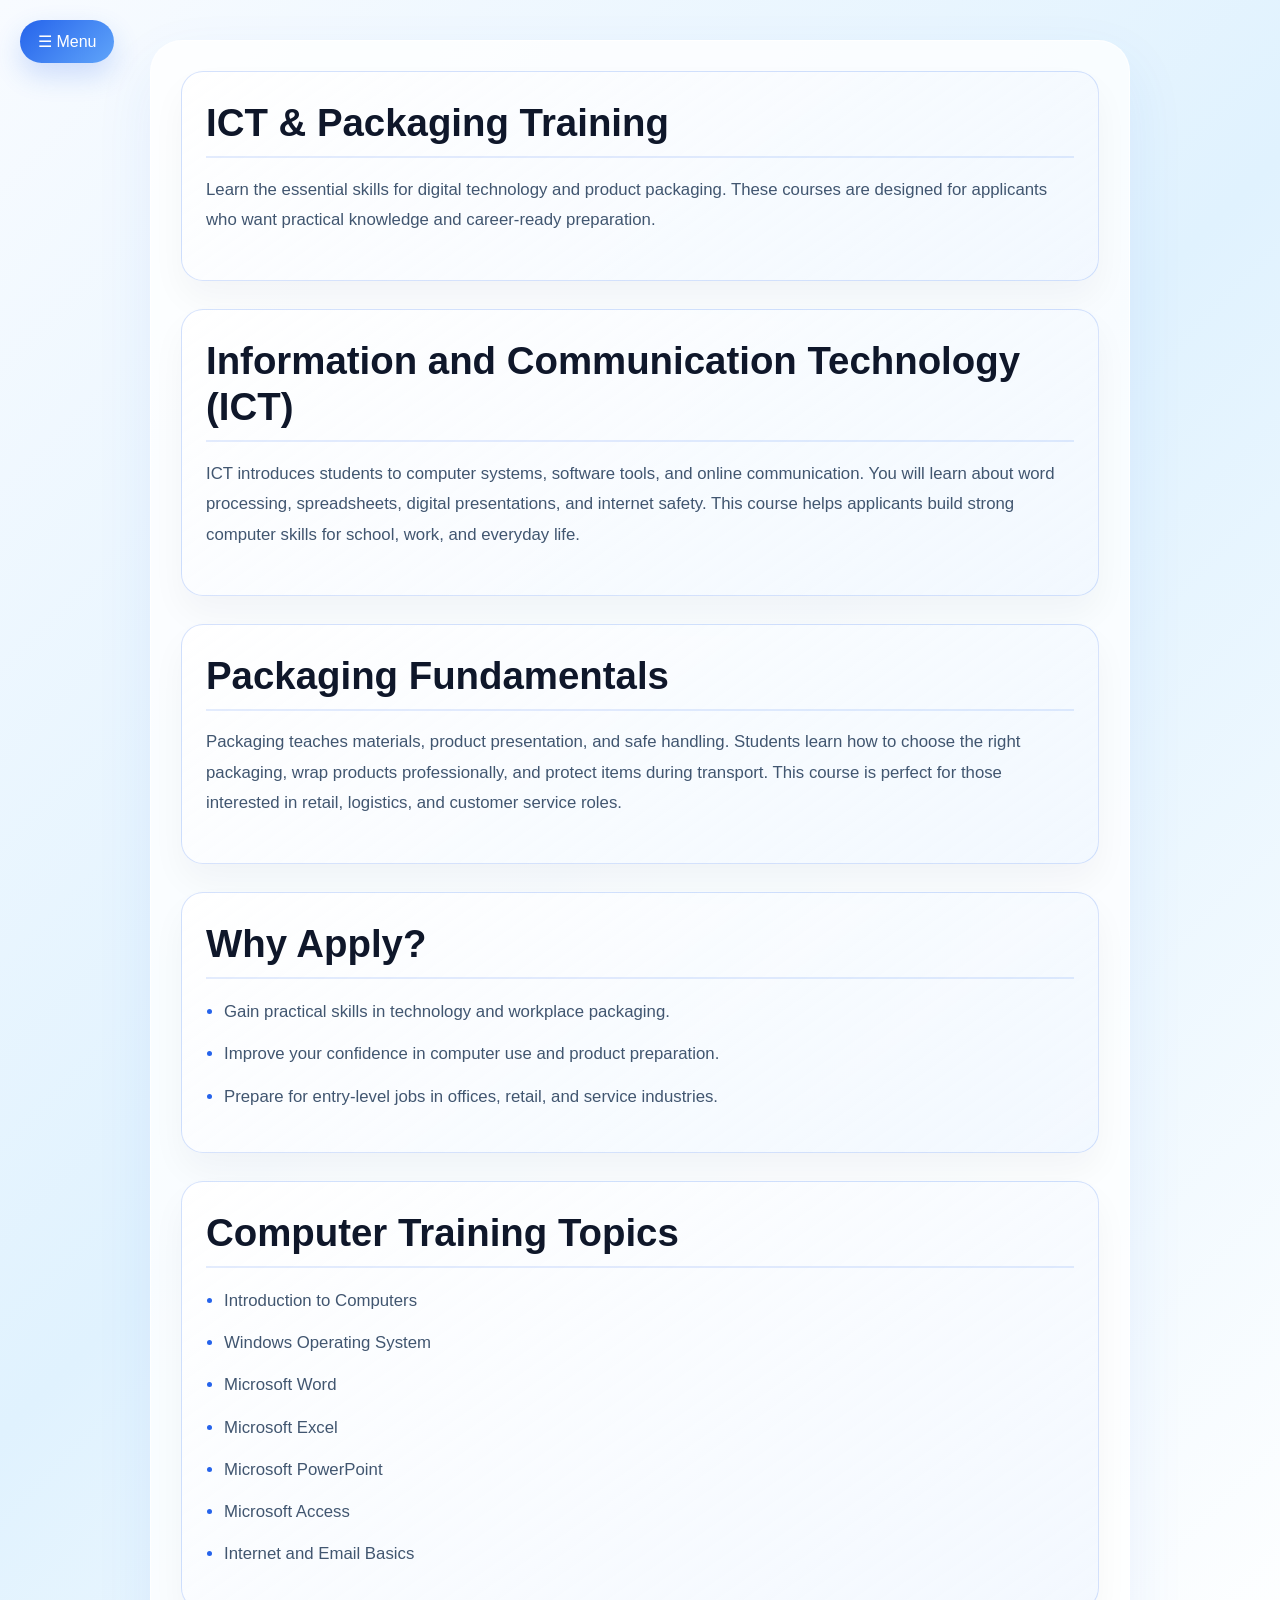
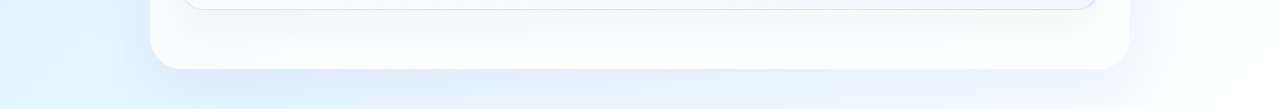
<file: ict.html>
<!DOCTYPE html>
<html lang="en">
<head>
  <meta charset="UTF-8">
  <meta name="viewport" content="width=device-width, initial-scale=1.0">
  <title>ICT & Packaging Courses</title>
  <link rel="stylesheet" href="style x.css">
  <link rel="stylesheet" href="page-transition.css">
</head>
<body class="course-page">
  <button type="button" class="menu-button" aria-expanded="false" aria-controls="siteMenu">☰ Menu</button>
  <nav id="siteMenu" class="menu-dropdown" aria-label="Course pages">
    <ol>
      <li><a href="index1.html">Courses</a></li>
      <li><a href="beauty.html">Beauty</a></li>
      <li><a href="Barista.html">Barista</a></li>
      <li><a href="brighter-minds.html">Brighter Minds</a></li>
      <li><a href="care giving.html">Care Giving</a></li>
      <li><a href="ict.html">ICT</a></li>
    </ol>
  </nav>
  <main class="page-content">
    <section class="hero-section">
      <h1>ICT & Packaging Training</h1>
      <p>Learn the essential skills for digital technology and product packaging. These courses are designed for applicants who want practical knowledge and career-ready preparation.</p>
    </section>

    <section class="info-section">
      <h2>Information and Communication Technology (ICT)</h2>
      <p>ICT introduces students to computer systems, software tools, and online communication. You will learn about word processing, spreadsheets, digital presentations, and internet safety. This course helps applicants build strong computer skills for school, work, and everyday life.</p>
    </section>

    <section class="info-section">
      <h2>Packaging Fundamentals</h2>
      <p>Packaging teaches materials, product presentation, and safe handling. Students learn how to choose the right packaging, wrap products professionally, and protect items during transport. This course is perfect for those interested in retail, logistics, and customer service roles.</p>
    </section>

    <section class="benefits-section">
      <h2>Why Apply?</h2>
      <ul>
        <li>Gain practical skills in technology and workplace packaging.</li>
        <li>Improve your confidence in computer use and product preparation.</li>
        <li>Prepare for entry-level jobs in offices, retail, and service industries.</li>
      </ul>
    </section>

    <section class="benefits-section">
      <h2>Computer Training Topics</h2>
      <ul>
        <li>Introduction to Computers</li>
        <li>Windows Operating System</li>
        <li>Microsoft Word</li>
        <li>Microsoft Excel</li>
        <li>Microsoft PowerPoint</li>
        <li>Microsoft Access</li>
        <li>Internet and Email Basics</li>
      </ul>
    </section>

  </main>
  <script src="page-transition.js"></script>
</body>
</html>
</file>
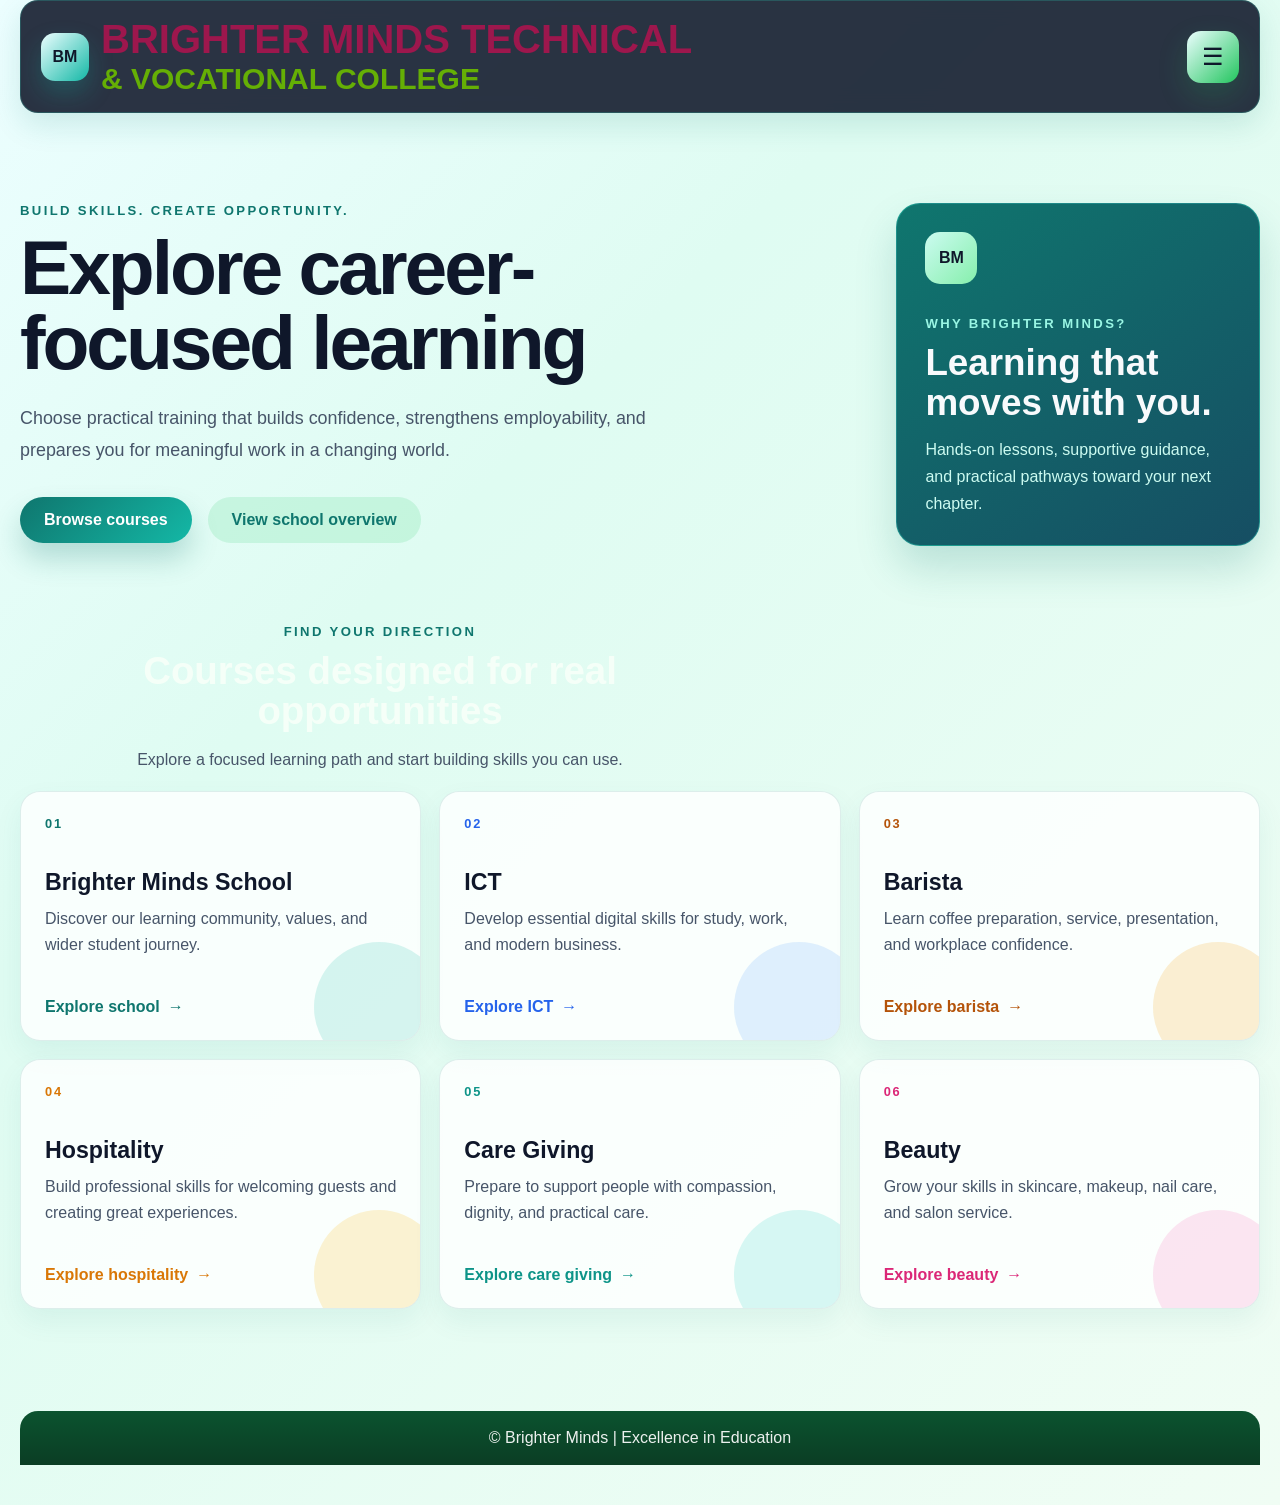
<file: index1.html>
<!DOCTYPE html>
<html lang="en">
  <head>
    <meta charset="UTF-8" />
    <meta name="viewport" content="width=device-width, initial-scale=1.0" />
    <meta name="theme-style-mode" content="1" />
    <meta name="robots" content="index,follow" />
    <meta name="description" content="Explore courses at Brighter Minds College and Brighter Minds Vocational, including technical and vocational programs designed for careers and practical skills." />
    <meta name="keywords" content="Brighter Minds, Brighter Minds College, Brighter Minds Vocational, BMTVc, courses offered, technical college courses, vocational courses" />
    <meta property="og:title" content="Courses Offered | Brighter Minds College | BMTVc" />
    <meta property="og:description" content="Practical technical and vocational courses at Brighter Minds College and Brighter Minds Vocational." />
    <title>Courses Offered | Brighter Minds College | BMTVc</title>
    <link rel="stylesheet" href="page-transition.css" />
    <link rel="stylesheet" href="style1.css" />
  </head>
  <body>
    <div class="page-shell courses-shell">
      <nav class="topbar" aria-label="Main navigation">
        <a class="brand" href="index.html" aria-label="Brighter Minds home">
          <span class="brand-mark">BM</span>
          <span>
            <strong style="font-size: 40px; color: #9d174d"><b>BRIGHTER MINDS TECHNICAL</b></strong>
            <small style="font-size: 30px;color: #65af05"><b>& VOCATIONAL COLLEGE</b></small>
          </span>
        </a>

        <div class="dropdown">
          <button class="menu-button" type="button" aria-label="Open menu" aria-expanded="false">☰</button>
          <div class="dropdown-content">
            <a href="index.html">Home</a>
            <a href="about.html">About us</a>
            <a href="index2.html">Contact information</a>
            <a href="mailto:brightermindsvocational@gmail.com?subject=Admission%20Inquiry">Email us</a>
            <a href="tel:+254726301589">Call us</a>
          </div>
        </div>
      </nav>

      <main>
        <section class="courses-hero" aria-labelledby="courses-title">
          <div>
            <p class="eyebrow">Build skills. Create opportunity.</p>
            <h1 id="courses-title">Explore career-focused learning</h1>
            <p class="courses-lead">
              Choose practical training that builds confidence, strengthens employability,
              and prepares you for meaningful work in a changing world.
            </p>
            <div class="cta-row courses-cta">
              <a class="primary-btn" href="#course-list">Browse courses</a>
              <a class="secondary-btn" href="brighter-minds.html">View school overview</a>
            </div>
          </div>
          <aside class="courses-highlight" aria-label="Learning highlights">
            <span class="highlight-icon">BM</span>
            <p class="eyebrow">Why Brighter Minds?</p>
            <h2>Learning that moves with you.</h2>
            <p>Hands-on lessons, supportive guidance, and practical pathways toward your next chapter.</p>
          </aside>
        </section>

        <section class="course-directory" id="course-list" aria-labelledby="course-list-title">
          <div class="section-heading course-heading">
            <p class="eyebrow">Find your direction</p>
            <h2 id="course-list-title">Courses designed for real opportunities</h2>
            <p>Explore a focused learning path and start building skills you can use.</p>
          </div>

          <div class="course-grid">
            <a href="brighter-minds.html" class="course-card course-card--school">
              <span class="course-number">01</span>
              <h3>Brighter Minds School</h3>
              <p>Discover our learning community, values, and wider student journey.</p>
              <span class="course-link">Explore school <span aria-hidden="true">→</span></span>
            </a>
            <a href="ict.html" class="course-card course-card--ict">
              <span class="course-number">02</span>
              <h3>ICT</h3>
              <p>Develop essential digital skills for study, work, and modern business.</p>
              <span class="course-link">Explore ICT <span aria-hidden="true">→</span></span>
            </a>
            <a href="Barista.html" class="course-card course-card--barista">
              <span class="course-number">03</span>
              <h3>Barista</h3>
              <p>Learn coffee preparation, service, presentation, and workplace confidence.</p>
              <span class="course-link">Explore barista <span aria-hidden="true">→</span></span>
            </a>
            <a href="hospitality.html" class="course-card course-card--hospitality">
              <span class="course-number">04</span>
              <h3>Hospitality</h3>
              <p>Build professional skills for welcoming guests and creating great experiences.</p>
              <span class="course-link">Explore hospitality <span aria-hidden="true">→</span></span>
            </a>
            <a href="care giving.html" class="course-card course-card--care">
              <span class="course-number">05</span>
              <h3>Care Giving</h3>
              <p>Prepare to support people with compassion, dignity, and practical care.</p>
              <span class="course-link">Explore care giving <span aria-hidden="true">→</span></span>
            </a>
            <a href="beauty.html" class="course-card course-card--beauty">
              <span class="course-number">06</span>
              <h3>Beauty</h3>
              <p>Grow your skills in skincare, makeup, nail care, and salon service.</p>
              <span class="course-link">Explore beauty <span aria-hidden="true">→</span></span>
            </a>
          </div>
        </section>
      </main>

      <footer class="site-footer">
        <p>© Brighter Minds | Excellence in Education</p>
      </footer>
    </div>
    <script src="page-transition.js"></script>
  </body>
</html>
</file>
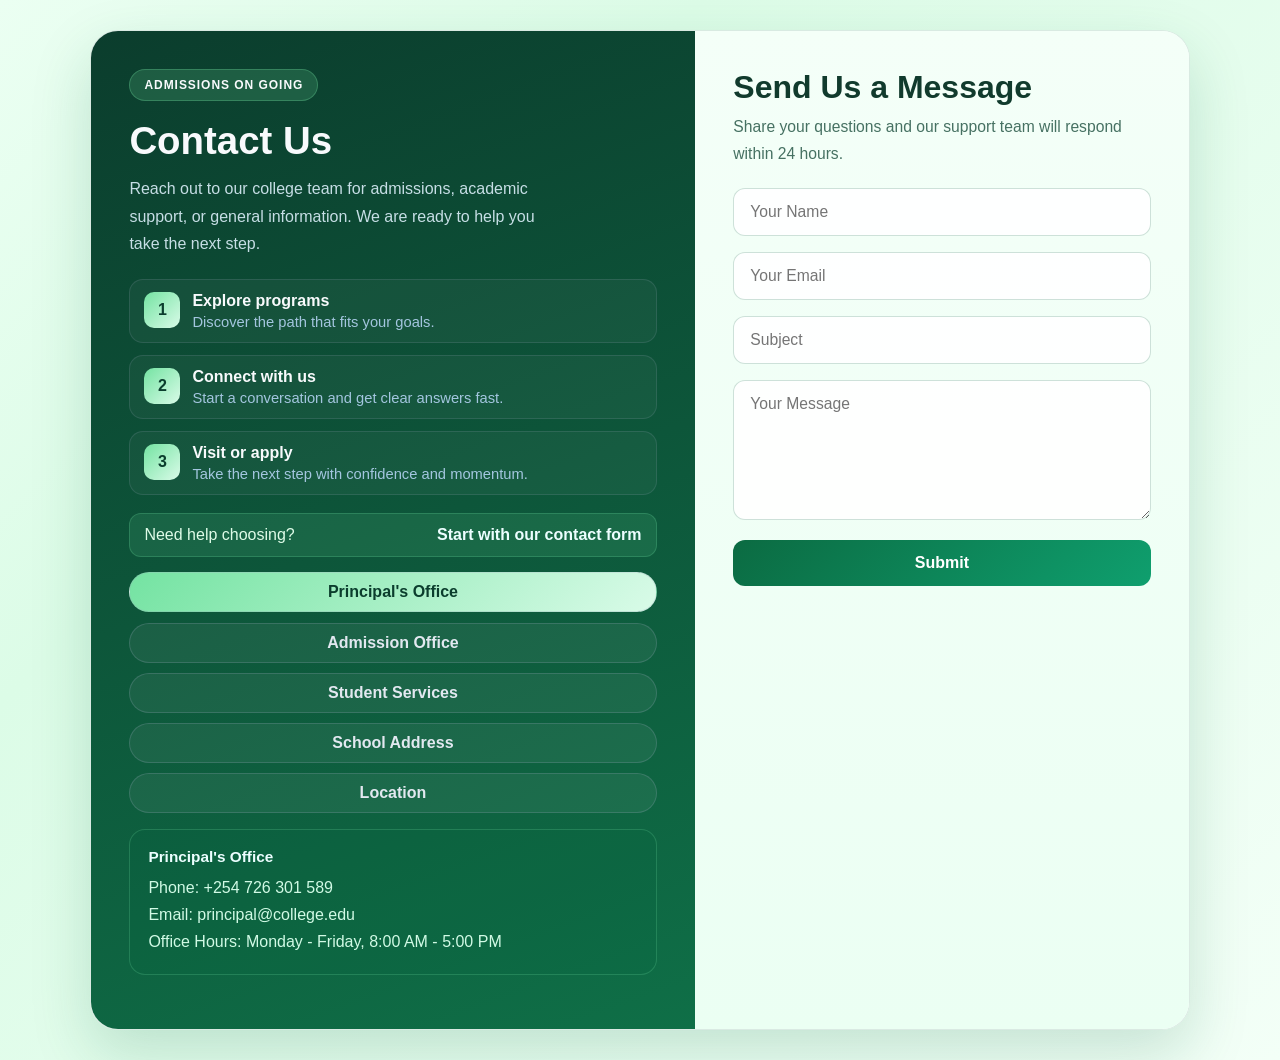
<file: index2.html>
<!DOCTYPE html>
<html lang="en">
<head>
  <meta charset="UTF-8" />
  <meta name="viewport" content="width=device-width, initial-scale=1.0" />
  <meta name="robots" content="index,follow" />
  <meta name="description" content="Contact Brighter Minds College and Brighter Minds Vocational for admissions, student support, and course information in Kenya." />
  <meta name="keywords" content="Brighter Minds, Brighter Minds College, Brighter Minds Vocational, BMTVc, contact Brighter Minds, admissions contact, vocational college contact" />
  <meta property="og:title" content="Contact Brighter Minds College | Brighter Minds Vocational" />
  <meta property="og:description" content="Reach Brighter Minds College and Brighter Minds Vocational for admissions and program support." />
  <title>Contact Brighter Minds College | Brighter Minds Vocational</title>
  <link rel="stylesheet" href="p2.css" />
</head>
<body>
  <div class="contact-wrapper">
    <div class="contact-grid">
      <section class="contact-info">
        <div class="contact-badge">Admissions On Going</div>
        <h2>Contact Us</h2>
        <p class="lead">Reach out to our college team for admissions, academic support, or general information. We are ready to help you take the next step.</p>

        <div class="reading-flow" aria-hidden="false">
          <div class="flow-step" data-step="1" data-aos="fade-up" data-aos-delay="50">
            <div class="step-badge">1</div>
            <div class="step-body">
              <strong>Explore programs</strong>
              <div class="muted animated-subtitle">Discover the path that fits your goals.</div>
            </div>
          </div>

          <div class="flow-step" data-step="2" data-aos="fade-up" data-aos-delay="120">
            <div class="step-badge">2</div>
            <div class="step-body">
              <strong>Connect with us</strong>
              <div class="muted animated-subtitle">Start a conversation and get clear answers fast.</div>
            </div>
          </div>

          <div class="flow-step" data-step="3" data-aos="fade-up" data-aos-delay="190">
            <div class="step-badge">3</div>
            <div class="step-body">
              <strong>Visit or apply</strong>
              <div class="muted animated-subtitle">Take the next step with confidence and momentum.</div>
            </div>
          </div>
        </div>

        <div class="contact-cta-strip">
          <span>Need help choosing?</span>
          <a href="#message-form">Start with our contact form</a>
        </div>

        <div class="tabs-wrap">
          <div class="tab-list" role="tablist" aria-label="College contact tabs">
            <button class="tab-button active" type="button" role="tab" aria-selected="true" data-tab="principal">Principal's Office</button>
            <button class="tab-button" type="button" role="tab" aria-selected="false" data-tab="admission">Admission Office</button>
            <button class="tab-button" type="button" role="tab" aria-selected="false" data-tab="services">Student Services</button>
            <button class="tab-button" type="button" role="tab" aria-selected="false" data-tab="address">School Address</button>
            <button class="tab-button" type="button" role="tab" aria-selected="false" data-tab="location">Location</button>
          </div>

          <div class="tab-panel active" id="principal">
            <div class="info-card">
              <strong>Principal's Office</strong>
              <p>Phone: +254 726 301 589</p>
              <p>Email: principal@college.edu</p>
              <p>Office Hours: Monday - Friday, 8:00 AM - 5:00 PM</p>
            </div>
          </div>

          <div class="tab-panel" id="admission">
            <div class="info-card">
              <strong>Admission Office</strong>
              <p>Phone: +254 726 301 589</p>
              <p>Email: brightermindsvocational@gmail.com</p>
              <p>Office Hours: Monday - Friday, 8:00 AM - 5:00 PM</p>
            </div>
          </div>

          <div class="tab-panel" id="services">
            <div class="info-card">
              <strong>Student Services</strong>
              <p>Phone: +254 726 301 589</p>
              <p>Email: brightermindsvocational@gmail.com</p>
              <p>Office Hours: Monday - Friday, 8:00 AM - 5:00 PM</p>
            </div>
          </div>

          <div class="tab-panel" id="address">
            <div class="info-card">
              <strong>School Address</strong>
              <p>0100 banana Road, Nairobi City</p>
            </div>
          </div>

          <div class="tab-panel" id="location">
            <div class="info-card">
              <strong>Location</strong>
              <a href="https://maps.app.goo.gl/v1A3qbgE9HRvT2Bj6" target="_blank">View on Google Maps</a>
            </div>
          </div>
        </div>
      </section>

      <section class="contact-form" id="message-form">
        <h3>Send Us a Message</h3>
        <p class="subtitle">Share your questions and our support team will respond within 24 hours.</p>

        <form>
          <div class="form-group">
            <input type="text" placeholder="Your Name" required />
          </div>

          <div class="form-group">
            <input type="email" placeholder="Your Email" required />
          </div>

          <div class="form-group">
            <input type="text" placeholder="Subject" required />
          </div>

          <div class="form-group">
            <textarea placeholder="Your Message" required></textarea>
          </div>

          <button type="submit">Submit</button>
        </form>
      </section>
    </div>
  </div>

  <script>
    const tabButtons = document.querySelectorAll('.tab-button');
    const tabPanels = document.querySelectorAll('.tab-panel');

    tabButtons.forEach((button) => {
      button.addEventListener('click', () => {
        const target = button.dataset.tab;

        tabButtons.forEach((btn) => {
          btn.classList.remove('active');
          btn.setAttribute('aria-selected', 'false');
        });

        tabPanels.forEach((panel) => {
          panel.classList.remove('active');
        });

        button.classList.add('active');
        button.setAttribute('aria-selected', 'true');
        const nextPanel = document.getElementById(target);
        nextPanel.classList.add('active');
        nextPanel.scrollIntoView({ behavior: 'smooth', block: 'nearest' });
      });
    });

    document.querySelectorAll('button').forEach((button) => {
      button.addEventListener('click', function (event) {
        if (button.querySelector('.ripple')) {
          button.querySelector('.ripple').remove();
        }

        const ripple = document.createElement('span');
        ripple.className = 'ripple';
        const rect = button.getBoundingClientRect();
        const size = Math.max(rect.width, rect.height) * 0.8;
        ripple.style.width = `${size}px`;
        ripple.style.height = `${size}px`;
        ripple.style.left = `${event.clientX - rect.left - size / 2}px`;
        ripple.style.top = `${event.clientY - rect.top - size / 2}px`;
        button.appendChild(ripple);
      });
    });
  </script>
</body>
</html>
</file>
<file: style1.css>
:root {
  --bg: #f4fbff;
  --surface: rgba(255, 255, 255, 0.82);
  --surface-alt: #e0f2fe;
  --primary: #0f766e;
  --primary-dark: #ecfeff;
  --accent: #22c55e;
  --secondary: #14b8a6;
  --text: #0f172a;
  --muted: #475569;
  --shadow: 0 22px 45px rgba(15, 118, 110, 0.18);
}

* {
  box-sizing: border-box;
}

html {
  scroll-behavior: smooth;
}

body {
  margin: 0;
  font-family: Arial, Helvetica, sans-serif;
  background: linear-gradient(135deg, #ecfeff 0%, #dffcf2 35%, #f0fdf4 100%);
  color: var(--text);
  overflow-x: hidden;
}

img {
  max-width: 100%;
  display: block;
}

button,
a {
  font: inherit;
}

.page-shell {
  width: min(100% - 40px, 1360px);
  margin: 0 auto;
  padding: 0 0 40px;
}

.topbar {
  display: flex;
  align-items: center;
  justify-content: space-between;
  gap: 16px;
  padding: 16px 20px;
  background: rgba(15, 23, 42, 0.88);
  border: 1px solid rgba(45, 212, 191, 0.22);
  backdrop-filter: blur(10px);
  box-shadow: 0 12px 30px rgba(15, 118, 110, 0.14);
  border-radius: 18px;
  position: sticky;
  top: 0;
  z-index: 50;
}

.brand {
  display: flex;
  align-items: center;
  gap: 12px;
  color: var(--primary-dark);
  text-decoration: none;
}

.brand strong {
  display: block;
  font-size: 1.1rem;
  color: #f8fafc;
}

.brand small {
  display: block;
  color: #dbeafe;
  text-decoration: none;
}

.brand strong {
  text-decoration: none;
}

.brand-mark {
  width: 48px;
  height: 48px;
  border-radius: 14px;
  display: grid;
  place-items: center;
  background: linear-gradient(135deg, var(--primary-dark) 0%, var(--secondary) 100%);
  color: #0f172a;
  font-weight: 700;
  box-shadow: 0 12px 24px rgba(20, 184, 166, 0.25);
}

.dropdown {
  position: relative;
  display: inline-block;
}

.menu-button {
  width: 52px;
  height: 52px;
  border: none;
  border-radius: 14px;
  background: linear-gradient(135deg, var(--primary-dark) 0%, var(--accent) 100%);
  color: #0f172a;
  font-size: 1.5rem;
  cursor: pointer;
  box-shadow: 0 12px 30px rgba(34, 197, 94, 0.2);
}

.dropdown-content {
  display: none;
  position: absolute;
  right: 0;
  top: calc(100% + 12px);
  min-width: 220px;
  padding: 10px;
  background: linear-gradient(180deg, rgba(15, 23, 42, 0.97) 0%, rgba(15, 23, 42, 0.97) 100%);
  border-radius: 16px;
  border: 1px solid rgba(45, 212, 191, 0.2);
  box-shadow: var(--shadow);
  z-index: 100;
}

.dropdown-content a {
  display: block;
  padding: 12px 14px;
  text-decoration: none;
  color: #ecfeff;
  border-radius: 10px;
}

.dropdown.open .dropdown-content,
.dropdown:hover .dropdown-content,
.dropdown:focus-within .dropdown-content {
  display: block;
}

.dropdown-content a:hover {
  background: linear-gradient(90deg, rgba(20, 184, 166, 0.18) 0%, rgba(34, 197, 94, 0.2) 100%);
  color: #f8fafc;
  box-shadow: inset 0 0 0 1px rgba(45, 212, 191, 0.18);
}

.hero {
  display: grid;
  grid-template-columns: 1fr;
  gap: clamp(28px, 4vw, 52px);
  align-items: center;
  padding: clamp(36px, 5vw, 72px) 0 24px;
}

.hero-text {
  order: 1;
  width: min(100%, 980px);
  margin: 0 auto;
  padding: 0 8px;
  text-align: center;
}

.eyebrow {
  margin: 0 0 12px;
  font-size: 0.82rem;
  letter-spacing: 0.18em;
  text-transform: uppercase;
  color: var(--primary);
  font-weight: 700;
}

.hero-text h1 {
  margin: 0;
  font-size: clamp(2.5rem, 4vw, 4.4rem);
  line-height: 1.05;
  color: #0f172a;
}

.lead {
  max-width: 620px;
  margin: 18px auto 0;
  font-size: 1.08rem;
  line-height: 1.8;
  color: var(--muted);
}

.cta-row {
  display: flex;
  align-items: center;
  justify-content: center;
  gap: 16px;
  margin-top: 28px;
  flex-wrap: wrap;
}

.primary-btn,
.secondary-btn {
  display: inline-flex;
  align-items: center;
  justify-content: center;
  padding: 14px 24px;
  border-radius: 999px;
  text-decoration: none;
  font-weight: 700;
  transition: transform 0.2s ease, box-shadow 0.2s ease;
}

.primary-btn {
  background: linear-gradient(135deg, var(--primary) 0%, var(--secondary) 100%);
  color: white;
  box-shadow: 0 16px 28px rgba(15, 118, 110, 0.24);
}

.secondary-btn {
  background: rgba(34, 197, 94, 0.14);
  color: var(--primary);
}

.primary-btn:hover,
.secondary-btn:hover {
  transform: translateY(-2px);
}

.mini-stats {
  list-style: none;
  padding: 0;
  margin: 28px 0 0;
  display: grid;
  grid-template-columns: repeat(3, minmax(120px, 1fr));
  gap: 18px;
}

.mini-stats li {
  padding: 18px 14px;
  background: rgba(255, 255, 255, 0.8);
  border-radius: 18px;
  box-shadow: 0 10px 22px rgba(15, 118, 110, 0.08);
  border: 1px solid rgba(45, 212, 191, 0.16);
}

.mini-stats strong {
  display: block;
  color: #0f172a;
  font-size: 1.6rem;
}

.mini-stats span {
  color: var(--muted);
  font-size: 0.8rem;
}

.hero-visual {
  position: relative;
  order: -1;
  width: min(100%, 1120px);
  margin: 0 auto;
  padding: 12px;
  border-radius: 26px;
  background: linear-gradient(135deg, rgba(15, 118, 110, 0.92), rgba(20, 184, 166, 0.88));
  border: 2px solid rgba(34, 197, 94, 0.55);
  box-shadow: 0 18px 38px rgba(15, 118, 110, 0.16);
  animation: heroFrameGlow 4s ease-in-out infinite;
}

.courses-shell {
  min-height: 100vh;
}

.courses-hero {
  display: grid;
  grid-template-columns: minmax(0, 1.4fr) minmax(280px, 0.6fr);
  gap: 28px;
  align-items: stretch;
  padding: clamp(48px, 7vw, 90px) 0 44px;
}

.courses-hero h1 {
  max-width: 760px;
  margin: 0;
  color: var(--text);
  font-size: clamp(2.8rem, 6vw, 5.8rem);
  line-height: 0.98;
  letter-spacing: -0.04em;
}

.courses-lead {
  max-width: 680px;
  margin: 22px 0 0;
  color: var(--muted);
  font-size: 1.12rem;
  line-height: 1.8;
}

.courses-cta {
  justify-content: flex-start;
  margin-top: 30px;
}

.courses-highlight {
  align-self: end;
  padding: 28px;
  color: #ecfeff;
  background: linear-gradient(145deg, #0f766e, #164e63);
  border: 1px solid rgba(45, 212, 191, 0.4);
  border-radius: 24px;
  box-shadow: 0 22px 42px rgba(15, 118, 110, 0.2);
}

.highlight-icon {
  display: grid;
  place-items: center;
  width: 52px;
  height: 52px;
  margin-bottom: 32px;
  border-radius: 15px;
  color: #0f172a;
  background: linear-gradient(135deg, #ccfbf1, #86efac);
  font-weight: 800;
}

.courses-highlight .eyebrow { color: #99f6e4; }

.courses-highlight h2 {
  margin: 0 0 12px;
  color: #f8fafc;
  font-size: clamp(1.6rem, 3vw, 2.3rem);
  line-height: 1.1;
}

.courses-highlight p:last-child {
  margin: 0;
  color: #ccfbf1;
  line-height: 1.7;
}

.course-directory {
  padding: 34px 0 70px;
}

.course-heading {
  max-width: 720px;
  margin-bottom: 28px;
}

.course-heading h2 {
  margin: 0;
  color: var(--text);
  font-size: clamp(2rem, 4vw, 3.4rem);
  line-height: 1.05;
}

.course-heading > p:last-child {
  margin: 14px 0 0;
  color: var(--muted);
  line-height: 1.7;
}

.course-grid {
  display: grid;
  grid-template-columns: repeat(3, minmax(0, 1fr));
  gap: 18px;
}

.course-card {
  position: relative;
  display: flex;
  min-height: 250px;
  flex-direction: column;
  padding: 24px;
  overflow: hidden;
  color: var(--text);
  text-decoration: none;
  background: rgba(255, 255, 255, 0.8);
  border: 1px solid rgba(15, 118, 110, 0.12);
  border-radius: 20px;
  box-shadow: 0 12px 28px rgba(15, 118, 110, 0.07);
  transition: transform 0.25s ease, box-shadow 0.25s ease, border-color 0.25s ease;
}

.course-card::after {
  position: absolute;
  right: -24px;
  bottom: -32px;
  width: 130px;
  height: 130px;
  content: "";
  border-radius: 50%;
  background: var(--card-accent, rgba(20, 184, 166, 0.12));
}

.course-card:hover {
  transform: translateY(-6px);
  border-color: var(--card-accent, rgba(20, 184, 166, 0.4));
  box-shadow: 0 22px 38px rgba(15, 118, 110, 0.14);
}

.course-number {
  position: relative;
  z-index: 1;
  color: var(--card-color, var(--primary));
  font-size: 0.8rem;
  font-weight: 800;
  letter-spacing: 0.14em;
}

.course-card h3 {
  position: relative;
  z-index: 1;
  margin: 38px 0 10px;
  color: var(--text);
  font-size: 1.45rem;
}

.course-card p {
  position: relative;
  z-index: 1;
  margin: 0;
  color: var(--muted);
  line-height: 1.65;
}

.course-link {
  position: relative;
  z-index: 1;
  display: inline-flex;
  gap: 8px;
  align-items: center;
  margin-top: auto;
  padding-top: 20px;
  color: var(--card-color, var(--primary));
  font-weight: 800;
}

.course-card--school { --card-color: #0f766e; --card-accent: rgba(20, 184, 166, 0.16); }
.course-card--ict { --card-color: #2563eb; --card-accent: rgba(96, 165, 250, 0.18); }
.course-card--barista { --card-color: #b45309; --card-accent: rgba(245, 158, 11, 0.18); }
.course-card--hospitality { --card-color: #d97706; --card-accent: rgba(251, 191, 36, 0.2); }
.course-card--care { --card-color: #0d9488; --card-accent: rgba(45, 212, 191, 0.18); }
.course-card--beauty { --card-color: #db2777; --card-accent: rgba(244, 114, 182, 0.18); }

@media (max-width: 820px) {
  .courses-hero { grid-template-columns: 1fr; }
  .courses-highlight { max-width: 560px; }
  .course-grid { grid-template-columns: repeat(2, minmax(0, 1fr)); }
}

@media (max-width: 560px) {
  .courses-hero { padding-top: 42px; }
  .courses-hero h1 { font-size: 2.8rem; }
  .courses-cta { align-items: stretch; flex-direction: column; }
  .courses-cta a { width: 100%; }
  .course-grid { grid-template-columns: 1fr; }
}

.hero-overlay {
  background: rgba(15, 23, 42, 0.64);
  backdrop-filter: blur(2px);
}

.hero-overlay .overlay-tag {
  background: rgba(45, 212, 191, 0.18);
  color: #ecfeff;
}

.hero-overlay h3,
.hero-overlay p {
  color: #f8fafc;
}

@media (max-width: 640px) {
  .page-shell { width: min(100% - 20px, 1360px); }
  .hero-text h1 { font-size: 2.2rem; }
  .mini-stats { grid-template-columns: 1fr; }
}

.hero-visual::before {
  content: "";
  position: absolute;
  inset: 14px;
  border: 2px solid rgba(255,255,255,0.9);
  border-radius: 20px;
  pointer-events: none;
}

.hero-overlay {
  position: absolute;
  left: 28px;
  top: 28px;
  z-index: 2;
  max-width: 72%;
  padding: 16px 18px 14px;
  border-radius: 18px;
  background: rgba(18, 78, 39, 0.82);
  border: 1px solid rgba(241, 255, 215, 0.5);
  backdrop-filter: blur(2px);
  box-shadow: 0 16px 28px rgba(0, 0, 0, 0.22);
  transform: rotate(-2deg);
  transform-origin: left top;
}

.overlay-tag {
  display: inline-block;
  margin-bottom: 8px;
  padding: 7px 10px;
  border-radius: 999px;
  font-size: 0.7rem;
  font-weight: 700;
  letter-spacing: 0.12em;
  text-transform: uppercase;
  background: rgba(83, 239, 126, 0.28);
  color: #f4fff5;
}

.hero-overlay h3 {
  margin: 0;
  color: #ffffff;
  font-size: clamp(1.3rem, 2vw, 2rem);
  line-height: 1.2;
  text-shadow: 0 2px 10px rgba(0, 0, 0, 0.45);
}

.hero-overlay p {
  margin: 8px 0 0;
  color: #f2f7f3;
  line-height: 1.5;
  font-size: 0.92rem;
  text-shadow: 0 2px 10px rgba(0, 0, 0, 0.45);
}

.hero-visual img {
  width: 100%;
  height: clamp(300px, 34vw, 440px);
  min-height: 0;
  object-fit: cover;
  object-position: center;
  border-radius: 20px;
  box-shadow: 0 14px 28px rgba(10, 38, 24, 0.14);
  filter: saturate(1.18) contrast(1.06) brightness(1.1);
  animation: heroReveal 0.9s ease-out both, heroFloat 5s 0.9s ease-in-out infinite;
}

.featured-gallery {
  width: 100vw;
  margin: 34px 0 0 calc(50% - 50vw);
  padding: 72px max(20px, calc((100vw - 1240px) / 2)) 54px;
  border: 1px solid rgba(126, 231, 169, 0.3);
  border-radius: 28px;
  background: linear-gradient(180deg, rgba(5, 13, 7, 0.98), rgba(10, 31, 17, 0.96));
  box-shadow: 0 18px 38px rgba(0, 0, 0, 0.18);
}

.image-grid {
  display: grid;
  grid-template-columns: repeat(3, minmax(0, 1fr));
  grid-auto-rows: 230px;
  gap: 24px;
  max-width: 1240px;
  margin: 0 auto;
}

.image-grid--wide .image-grid-item:nth-child(1),
.image-grid--wide .image-grid-item:nth-child(6) {
  grid-column: span 2;
}

.image-grid--wide .image-grid-item:nth-child(4),
.image-grid--wide .image-grid-item:nth-child(9) {
  grid-row: span 2;
}

.image-grid-item {
  position: relative;
  min-width: 0;
  margin: 0;
  overflow: hidden;
  border: 2px solid rgba(126, 231, 169, 0.58);
  border-radius: 18px;
  background: #132219;
  box-shadow: 0 14px 28px rgba(0, 0, 0, 0.2), 0 0 0 4px rgba(215, 245, 42, 0.06);
}

.image-grid-item--featured {
  grid-column: auto;
  grid-row: auto;
}

.image-grid-item img {
  width: 100%;
  height: 100%;
  object-fit: cover;
  filter: saturate(1.16) contrast(1.05) brightness(1.1);
  opacity: 0;
  transform: translateY(18px) scale(1.02);
  animation: imageFadeUp 0.8s ease forwards;
  transition: transform 0.45s ease, filter 0.45s ease;
}

.image-grid-item:nth-child(2) img { animation-delay: 0.12s; }
.image-grid-item:nth-child(3) img { animation-delay: 0.2s; }
.image-grid-item:nth-child(4) img { animation-delay: 0.28s; }
.image-grid-item:nth-child(5) img { animation-delay: 0.36s; }

.image-grid-item::after {
  content: "";
  position: absolute;
  inset: 35% 0 0;
  background: linear-gradient(transparent, rgba(2, 12, 5, 0.88));
  pointer-events: none;
}

.image-grid-item:hover img {
  transform: scale(1.06);
  filter: saturate(1.28) contrast(1.08) brightness(1.18);
}

.image-grid-item figcaption {
  position: absolute;
  right: 16px;
  bottom: 14px;
  left: 16px;
  z-index: 1;
  color: #efff91;
  font-size: 0.92rem;
  font-weight: 700;
  letter-spacing: 0.02em;
  text-shadow: 0 1px 7px rgba(0, 0, 0, 0.9);
}

.image-grid-item figcaption span {
  display: block;
  margin-top: 4px;
  color: #e4ffe9;
  font-size: 0.76rem;
  font-weight: 400;
  line-height: 1.35;
}

.closing-gallery {
  margin-top: 34px;
  padding: 32px 18px 18px;
  border: 1px solid rgba(126, 231, 169, 0.28);
  border-radius: 24px;
  background: linear-gradient(180deg, rgba(7, 12, 9, 0.96), rgba(15, 33, 19, 0.96));
  box-shadow: 0 18px 38px rgba(0, 0, 0, 0.18);
}

.closing-gallery-grid {
  display: grid;
  grid-template-columns: repeat(3, minmax(0, 1fr));
  gap: 24px;
}

.closing-gallery-grid .image-grid-item {
  height: 260px;
}

@keyframes heroFloat {
  0%, 100% {
    transform: translateY(0px);
  }
  50% {
    transform: translateY(-8px);
  }
}

@keyframes heroReveal {
  from {
    opacity: 0;
    filter: saturate(1.18) contrast(1.06) brightness(0.8);
  }
  to {
    opacity: 1;
    filter: saturate(1.18) contrast(1.06) brightness(1.1);
  }
}

@keyframes heroFrameGlow {
  0%, 100% {
    box-shadow: 0 18px 38px rgba(14, 127, 61, 0.18), 0 0 0 rgba(215, 245, 42, 0);
  }
  50% {
    box-shadow: 0 22px 44px rgba(14, 127, 61, 0.3), 0 0 24px rgba(215, 245, 42, 0.2);
  }
}

.gallery-section {
  padding: 28px 18px 18px;
  border: 1px solid rgba(126, 231, 169, 0.28);
  border-radius: 24px;
  background: linear-gradient(180deg, rgba(7, 10, 8, 0.96) 0%, rgba(14, 28, 17, 0.96) 100%);
  box-shadow: 0 18px 38px rgba(0, 0, 0, 0.18);
}

.outdoor-training {
  margin-top: 34px;
  padding: 32px 18px 18px;
  border: 1px solid rgba(113, 255, 172, 0.32);
  border-radius: 24px;
  background: linear-gradient(135deg, rgba(12, 12, 12, 0.96) 0%, rgba(18, 61, 32, 0.96) 45%, rgba(15, 30, 20, 0.96) 100%);
  box-shadow: 0 18px 32px rgba(0, 0, 0, 0.42);
}

.section-heading {
  margin-bottom: 18px;
  text-align: center;
}

.section-heading h2 {
  margin: 0;
  font-size: clamp(1.8rem, 3vw, 3rem);
  color: #f5fff8;
}

.marquee {
  overflow: hidden;
  position: relative;
  border-radius: 24px;
  background: rgba(15, 24, 17, 0.96);
  border: 1px solid rgba(105, 255, 154, 0.18);
  box-shadow: 0 20px 40px rgba(0, 0, 0, 0.25);
  padding: 18px 0;
}

.marquee-track {
  display: flex;
  align-items: center;
  gap: 18px;
  width: max-content;
  animation: scroll-right-left 26s linear infinite;
}

.marquee-track img {
  width: 300px;
  height: 210px;
  object-fit: cover;
  border-radius: 18px;
  flex-shrink: 0;
  border: 2px solid rgba(126, 231, 169, 0.62);
  filter: saturate(1.16) contrast(1.05) brightness(1.1);
  box-shadow: 0 12px 25px rgba(0, 0, 0, 0.1), 0 0 18px rgba(57, 217, 106, 0.16);
  animation: imageFloat 6s ease-in-out infinite alternate;
}

@keyframes imageFloat {
  0% {
    transform: translateY(0px) scale(1);
  }
  100% {
    transform: translateY(-6px) scale(1.02);
  }
}

@keyframes scroll-right-left {
  from {
    transform: translateX(0);
  }
  to {
    transform: translateX(-50%);
  }
}

@keyframes imageFadeUp {
  0% {
    opacity: 0;
    transform: translateY(18px) scale(1.02);
  }
  100% {
    opacity: 1;
    transform: translateY(0) scale(1);
  }
}

.motto-banner {
  margin: 30px 0;
  background: linear-gradient(135deg, #0c7d39 0%, #3de27e 100%);
  color: white;
  padding: 20px 18px;
  border-radius: 18px;
  text-align: center;
  box-shadow: 0 18px 32px rgba(29, 95, 59, 0.28);
}

.motto-banner p {
  margin: 0;
  font-size: clamp(1.2rem, 2vw, 2rem);
}

.admission,
.directions {
  margin-top: 24px;
  border-radius: 24px;
  padding: 32px 28px;
  background: linear-gradient(135deg, rgba(12, 12, 12, 0.96) 0%, rgba(18, 61, 32, 0.96) 45%, rgba(15, 30, 20, 0.96) 100%);
  box-shadow: 0 18px 32px rgba(0, 0, 0, 0.42);
  border: 1px solid rgba(113, 255, 172, 0.18);
}

.admission {
  text-align: center;
  background:
    radial-gradient(circle at top, rgba(105, 255, 154, 0.14), transparent 38%),
    linear-gradient(135deg, rgba(8, 8, 8, 0.98) 0%, rgba(15, 56, 35, 0.96) 48%, rgba(10, 22, 15, 0.98) 100%);
}

.accent {
  color: #d5f759;
}

.admission h2 {
  margin: 0;
  color: #f4fff5;
  font-size: clamp(2rem, 3vw, 3rem);
}

.admission p {
  max-width: 760px;
  margin: 18px auto 0;
  line-height: 1.8;
  color: rgba(255, 255, 255, 0.8);
  font-size: 1.08rem;
}

.admission .primary-btn {
  margin-top: 22px;
}

.directions h3 {
  margin: 0 0 14px;
  font-size: clamp(1.8rem, 2vw, 2.5rem);
  color: #f5fff8;
}

.directions p,
.directions li {
  color: #dfece3;
  line-height: 1.8;
  font-size: 1.04rem;
}

.directions ul {
  margin: 18px 0 0;
  padding-left: 20px;
}

.site-footer {
  background: linear-gradient(180deg, #0b532f 0%, #0b3d24 100%);
  color: rgba(255, 255, 255, 0.92);
  text-align: center;
  padding: 18px 20px;
  border-radius: 18px 18px 0 0;
  margin-top: 32px;
}

.site-footer p {
  margin: 0;
}

@media (max-width: 860px) {
  .hero {
    grid-template-columns: 1fr;
    padding-top: 28px;
  }

  .hero-visual img {
    height: clamp(250px, 42vw, 340px);
  }

  .image-grid {
    grid-template-columns: repeat(2, minmax(0, 1fr));
    gap: 18px;
  }

  .image-grid--wide .image-grid-item:nth-child(1),
  .image-grid--wide .image-grid-item:nth-child(6) {
    grid-column: auto;
  }

  .image-grid--wide .image-grid-item:nth-child(4),
  .image-grid--wide .image-grid-item:nth-child(9) {
    grid-row: auto;
  }

  .closing-gallery-grid {
    grid-template-columns: repeat(2, minmax(0, 1fr));
  }
}

@media (max-width: 560px) {
  .page-shell {
    width: min(100% - 24px, 520px);
  }

  .topbar {
    padding: 12px 14px;
  }

  .featured-gallery {
    padding-top: 48px;
    padding-right: 12px;
    padding-left: 12px;
  }

  .image-grid {
    grid-template-columns: 1fr;
    grid-auto-rows: 230px;
    gap: 18px;
  }

  .image-grid-item--featured {
    grid-column: auto;
    grid-row: auto;
  }

  .closing-gallery-grid {
    grid-template-columns: 1fr;
    gap: 18px;
  }

  .closing-gallery-grid .image-grid-item {
    height: 230px;
  }

  .brand strong {
    font-size: 0.95rem;
  }

  .mini-stats {
    grid-template-columns: 1fr;
  }

  .marquee-track img {
    width: 240px;
    height: 170px;
  }

  .hero-visual img {
    height: 240px;
  }

  .admission,
  .directions {
    padding: 22px 16px;
  }
}
</file>
<file: about.css>
:root {
  --bg-1: #e0f2fe;
  --bg-2: #ecfeff;
  --panel: rgba(255, 255, 255, 0.86);
  --primary: #0f766e;
  --primary-soft: #2dd4bf;
  --accent: #14532d;
  --text: #12332f;
  --muted: #49615d;
  --line: rgba(15, 118, 110, 0.18);
  --shadow: rgba(15, 118, 110, 0.1);
}

* { box-sizing: border-box; }

body {
  margin: 0;
  font-family: Arial, sans-serif;
  background: linear-gradient(135deg, #ecfeff 0%, #dffcf2 35%, #f0fdf4 100%);
  color: var(--text);
}

header {
  background: linear-gradient(135deg, var(--primary) 0%, var(--primary-soft) 100%);
  color: white;
  text-align: center;
  padding: 42px 20px 30px;
  box-shadow: 0 18px 35px rgba(15, 118, 110, 0.15);
}

header h1 {
  margin: 0 0 10px;
  font-size: clamp(2.1rem, 4vw, 3.5rem);
}

header p {
  margin: 0;
  font-size: 1.05rem;
  opacity: 0.95;
}

.container {
  display: flex;
  justify-content: center;
  gap: 30px;
  padding: 50px 24px 30px;
  flex-wrap: wrap;
}

.box {
  background: var(--panel);
  padding: 28px 24px;
  width: min(100%, 360px);
  border-radius: 18px;
  border: 1px solid var(--line);
  box-shadow: 0 18px 35px var(--shadow);
  transition: transform 0.2s ease, box-shadow 0.2s ease;
}

.box:hover,
.value:hover {
  transform: translateY(-6px);
  box-shadow: 0 24px 46px rgba(15, 118, 110, 0.14);
}

.box h2 {
  margin: 0 0 14px;
  color: var(--accent);
  font-size: 1.8rem;
}

.box p,
.value p {
  margin: 0;
  line-height: 1.8;
  color: var(--muted);
}

.values {
  text-align: center;
  padding: 20px 24px 60px;
}

.values h1 {
  margin: 0 0 30px;
  font-size: clamp(1.8rem, 3vw, 2.6rem);
  color: var(--accent);
}

.values-container {
  display: flex;
  justify-content: center;
  gap: 28px;
  flex-wrap: wrap;
  max-width: 1200px;
  margin: 0 auto;
}

.value {
  background: var(--panel);
  border-radius: 16px;
  box-shadow: 0 18px 30px var(--shadow);
  border: 1px solid var(--line);
  padding: 26px 22px;
  width: min(100%, 300px);
  transition: transform 0.2s ease, box-shadow 0.2s ease;
}

.value h3 {
  margin: 0 0 12px;
  color: var(--accent);
  font-size: 1.4rem;
}

footer {
  text-align: center;
  background: #0f172a;
  color: #f8fafc;
  padding: 18px 16px;
  font-size: 0.96rem;
}

.dropdown {
  position: fixed;
  top: 18px;
  left: 18px;
  z-index: 10;
}

.dropdown button {
  width: 52px;
  height: 52px;
  border: 0;
  border-radius: 14px;
  background: linear-gradient(135deg, var(--primary) 0%, var(--primary-soft) 100%);
  color: white;
  font-size: 22px;
  cursor: pointer;
  box-shadow: 0 12px 24px rgba(15, 118, 110, 0.18);
}

.dropdown-content {
  display: none;
  position: absolute;
  top: 62px;
  left: 0;
  min-width: 200px;
  background: rgba(255, 255, 255, 0.97);
  border: 1px solid rgba(15, 118, 110, 0.14);
  box-shadow: 0 18px 34px rgba(15, 118, 110, 0.12);
  border-radius: 14px;
  padding: 10px;
}

.dropdown-content a {
  display: block;
  padding: 10px 12px;
  color: var(--text);
  text-decoration: none;
  border-radius: 10px;
  font-weight: 600;
}

.dropdown-content a:hover {
  background: rgba(45, 212, 191, 0.08);
}

.dropdown:hover .dropdown-content {
  display: block;
}

img.bright {
  display: block;
  width: min(100%, 1100px);
  margin: 0 auto;
  padding: 0 24px 20px;
  border-radius: 22px;
}

@media (max-width: 640px) {
  .dropdown { top: 12px; left: 12px; }
  .dropdown button { width: 46px; height: 46px; }
  .container, .values-container { padding-left: 14px; padding-right: 14px; }
  .box, .value { width: 100%; }
}
</file>
<file: style x.css>
:root {
  --bg-1: #f8fbff;
  --bg-2: #e0f2fe;
  --panel: rgba(255, 255, 255, 0.82);
  --panel-strong: #f8fbff;
  --primary: #2563eb;
  --primary-soft: #60a5fa;
  --accent: #0f172a;
  --accent-2: #1d4ed8;
  --text: #16263f;
  --muted: #415670;
  --line: rgba(37, 99, 235, 0.18);
  --shadow: rgba(37, 99, 235, 0.08);
}

.barista-page {
  --bg-1: #fff7ed;
  --bg-2: #fde68a;
  --primary: #b45309;
  --primary-soft: #f59e0b;
  --accent: #451a03;
  --accent-2: #78350f;
  --text: #3b2a1e;
  --muted: #624f42;
  --line: rgba(180, 83, 9, 0.2);
  --shadow: rgba(180, 83, 9, 0.08);
}

.ict-page {
  --bg-1: #eff6ff;
  --bg-2: #dbeafe;
  --primary: #2563eb;
  --primary-soft: #60a5fa;
  --accent: #0f172a;
  --accent-2: #1d4ed8;
  --text: #172554;
  --muted: #4b5c7a;
  --line: rgba(37, 99, 235, 0.18);
  --shadow: rgba(37, 99, 235, 0.08);
}

* { box-sizing: border-box; }

body {
  margin: 0;
  min-height: 100vh;
  color: var(--text);
  font-family: Inter, Arial, sans-serif;
  background: linear-gradient(135deg, var(--bg-1) 0%, var(--bg-2) 48%, rgba(255,255,255,0.7) 100%);
}

.menu-button {
  position: fixed;
  top: 20px;
  left: 20px;
  z-index: 20;
  padding: 12px 18px;
  border: 0;
  border-radius: 999px;
  background: linear-gradient(135deg, var(--primary) 0%, var(--primary-soft) 100%);
  color: #fff;
  font-weight: 700;
  box-shadow: 0 12px 28px rgba(37, 99, 235, 0.2);
  cursor: pointer;
  transition: transform 0.2s ease, box-shadow 0.2s ease;
}

.menu-button:hover {
  transform: translateY(-2px);
  box-shadow: 0 16px 34px rgba(37, 99, 235, 0.26);
}

.menu-dropdown {
  position: fixed;
  top: 74px;
  left: 20px;
  z-index: 15;
  display: none;
  min-width: 220px;
  padding: 14px 12px;
  border-radius: 18px;
  background: rgba(255, 255, 255, 0.96);
  border: 1px solid var(--line);
  box-shadow: 0 20px 40px rgba(15, 23, 42, 0.12);
}

.menu-dropdown ol {
  margin: 0;
  padding-left: 18px;
}

.menu-dropdown li + li { margin-top: 8px; }

.menu-dropdown a {
  display: block;
  color: var(--text);
  text-decoration: none;
  font-weight: 600;
  padding: 10px 12px;
  border-radius: 10px;
  transition: background 0.2s ease, color 0.2s ease, transform 0.2s ease;
}

.menu-dropdown a:hover {
  background: rgba(37, 99, 235, 0.08);
  color: var(--accent-2);
  transform: translateX(2px);
}

.course-page {
  padding: 40px 20px;
  box-sizing: border-box;
}

.page-content {
  width: min(92%, 980px);
  margin: 0 auto;
  padding: 30px;
  background: rgba(255, 255, 255, 0.78);
  border: 1px solid rgba(255, 255, 255, 0.8);
  border-radius: 32px;
  box-shadow: 0 24px 60px var(--shadow);
}

.hero-section,
.info-section,
.benefits-section {
  margin-bottom: 28px;
  padding: 28px 24px;
  background: linear-gradient(145deg, rgba(255, 255, 255, 0.96), rgba(239, 246, 255, 0.74));
  border: 1px solid var(--line);
  border-radius: 22px;
  box-shadow: 0 18px 35px rgba(15, 23, 42, 0.04);
  transition: transform 0.25s ease, box-shadow 0.25s ease, border-color 0.25s ease;
}

.hero-section:hover,
.info-section:hover,
.benefits-section:hover {
  transform: translateY(-3px);
  box-shadow: 0 22px 38px rgba(37, 99, 235, 0.1);
  border-color: rgba(37, 99, 235, 0.24);
}

.hero-section h1,
.info-section h2,
.benefits-section h2 {
  margin: 0 0 16px;
  font-size: clamp(2rem, 3vw, 2.8rem);
  line-height: 1.2;
  color: var(--accent);
  padding-bottom: 10px;
  border-bottom: 2px solid rgba(37, 99, 235, 0.12);
}

.hero-section p,
.info-section p,
.benefits-section p,
.info-section li,
.benefits-section li {
  color: var(--muted);
  line-height: 1.8;
  font-size: 1.05rem;
}

.info-section ul,
.benefits-section ul,
.benefits-section ol {
  margin: 18px 0 0;
  padding-left: 18px;
}

.info-section li,
.benefits-section li {
  margin-bottom: 12px;
}

.info-section li::marker,
.benefits-section li::marker {
  color: var(--primary);
}

strong {
  color: var(--accent);
}

.course-item,
.info-section li,
.benefits-section li {
  transition: transform 0.2s ease, color 0.2s ease;
}

.course-item:hover,
.info-section li:hover,
.benefits-section li:hover {
  transform: translateX(4px);
  color: var(--primary);
}

@media (max-width: 640px) {
  .page-content { padding: 20px 16px; }
  .hero-section, .info-section, .benefits-section { padding: 22px 18px; }
  .menu-button { left: 12px; top: 12px; }
  .menu-dropdown { left: 12px; top: 60px; }
}
</file>
<file: page-transition.css>
.page-transition-overlay {
  position: fixed;
  inset: 0;
  z-index: 9999;
  pointer-events: none;
  background: linear-gradient(135deg, #11131a 0%, #232838 50%, #0f1117 100%);
  opacity: 0;
  visibility: hidden;
  transform: translateY(100%);
  transition: opacity 0.25s ease, visibility 0s linear 0.25s, transform 0.5s cubic-bezier(0.22, 1, 0.36, 1);
}

.menu-button {
  display: inline-flex;
  align-items: center;
  justify-content: center;
  border: 0;
  font: inherit;
}

.menu-button.active {
  background: rgba(255, 255, 255, 0.24);
}

.menu-dropdown {
  display: none;
  position: fixed;
  top: 70px;
  left: 20px;
  z-index: 1000;
  min-width: 220px;
  padding: 12px 14px;
  border-radius: 16px;
  background: rgba(17, 20, 28, 0.96);
  border: 1px solid rgba(255, 255, 255, 0.12);
  box-shadow: 0 16px 36px rgba(0, 0, 0, 0.28);
}

.menu-dropdown ol {
  margin: 0;
  padding-left: 20px;
}

.menu-dropdown li + li {
  margin-top: 8px;
}

.menu-dropdown a {
  display: block;
  color: #f2f4ff;
  text-decoration: none;
  font-weight: 600;
  padding: 8px 6px;
  border-radius: 10px;
  transition: background 0.2s ease, color 0.2s ease;
}

.menu-dropdown a:hover {
  background: rgba(126, 231, 169, 0.16);
  color: #7ee7a9;
}

.menu-dropdown.is-open {
  display: block;
}

body.page-transition-active {
  overflow: hidden;
}

body.page-transition-active .page-transition-overlay {
  opacity: 0.98;
  visibility: visible;
  transform: translateY(0);
  transition: opacity 0.25s ease, visibility 0s linear 0s, transform 0.5s cubic-bezier(0.22, 1, 0.36, 1);
}

body.page-transition-active .button-container,
body.page-transition-active .page-content {
  opacity: 0.9;
  transform: scale(0.98);
  transition: opacity 0.35s ease, transform 0.35s ease;
}
</file>
<file: style ty.css>
:root {
  --bg-1: #fff1f2;
  --bg-2: #fdf2f8;
  --panel: rgba(255, 255, 255, 0.82);
  --panel-strong: #fff7fb;
  --primary: #ec4899;
  --primary-soft: #f9a8d4;
  --accent: #9d174d;
  --accent-2: #831843;
  --text: #4c1d39;
  --muted: #6b4a5d;
  --line: rgba(236, 72, 153, 0.18);
  --shadow: rgba(190, 24, 93, 0.1);
}

* { box-sizing: border-box; }

body {
  margin: 0;
  min-height: 100vh;
  color: var(--text);
  font-family: Inter, Arial, sans-serif;
  background: linear-gradient(135deg, #fff7fb 0%, #fdf2f8 36%, #fdf4ff 100%);
}

.menu-button {
  position: fixed;
  top: 20px;
  left: 20px;
  z-index: 20;
  padding: 12px 18px;
  border: 0;
  border-radius: 999px;
  background: linear-gradient(135deg, var(--primary) 0%, var(--primary-soft) 100%);
  color: #fff;
  font-weight: 700;
  box-shadow: 0 12px 28px rgba(236, 72, 153, 0.28);
  cursor: pointer;
  transition: transform 0.2s ease, box-shadow 0.2s ease;
}

.menu-button:hover {
  transform: translateY(-2px);
  box-shadow: 0 16px 34px rgba(236, 72, 153, 0.32);
}

.menu-dropdown {
  position: fixed;
  top: 74px;
  left: 20px;
  z-index: 15;
  display: none;
  min-width: 220px;
  padding: 14px 12px;
  border-radius: 18px;
  background: rgba(255, 255, 255, 0.96);
  border: 1px solid var(--line);
  box-shadow: 0 20px 40px rgba(136, 19, 55, 0.12);
}

.menu-dropdown ol {
  margin: 0;
  padding-left: 18px;
}

.menu-dropdown li + li { margin-top: 8px; }

.menu-dropdown a {
  display: block;
  color: var(--text);
  text-decoration: none;
  font-weight: 600;
  padding: 10px 12px;
  border-radius: 10px;
  transition: background 0.2s ease, color 0.2s ease, transform 0.2s ease;
}

.menu-dropdown a:hover {
  background: rgba(236, 72, 153, 0.08);
  color: var(--accent-2);
  transform: translateX(2px);
}

.course-page {
  padding: 40px 20px;
  box-sizing: border-box;
}

.page-content {
  width: min(92%, 980px);
  margin: 0 auto;
  padding: 30px;
  background: rgba(255, 255, 255, 0.8);
  border: 1px solid rgba(255, 255, 255, 0.8);
  border-radius: 32px;
  box-shadow: 0 24px 60px rgba(236, 72, 153, 0.08);
}

.hero-section,
.info-section,
.benefits-section {
  margin-bottom: 28px;
  padding: 28px 24px;
  background: linear-gradient(145deg, rgba(255, 255, 255, 0.96), rgba(253, 242, 248, 0.9));
  border: 1px solid var(--line);
  border-radius: 22px;
  box-shadow: 0 18px 35px rgba(190, 24, 93, 0.05);
  transition: transform 0.25s ease, box-shadow 0.25s ease, border-color 0.25s ease;
}

.hero-section:hover,
.info-section:hover,
.benefits-section:hover {
  transform: translateY(-3px);
  box-shadow: 0 22px 38px rgba(236, 72, 153, 0.1);
  border-color: rgba(236, 72, 153, 0.28);
}

.hero-section h1,
.info-section h2,
.benefits-section h2 {
  margin: 0 0 16px;
  font-size: clamp(2rem, 3vw, 2.8rem);
  line-height: 1.2;
  color: var(--accent);
  padding-bottom: 10px;
  border-bottom: 2px solid rgba(236, 72, 153, 0.14);
}

.hero-section p,
.info-section p,
.benefits-section p,
.info-section li,
.benefits-section li {
  color: var(--muted);
  line-height: 1.8;
  font-size: 1.05rem;
}

.info-section ul,
.benefits-section ul,
.benefits-section ol {
  margin: 18px 0 0;
  padding-left: 18px;
}

.info-section li,
.benefits-section li {
  margin-bottom: 12px;
}

.info-section li::marker,
.benefits-section li::marker {
  color: var(--primary);
}

strong {
  color: var(--accent);
}

.course-item,
.info-section li,
.benefits-section li {
  transition: transform 0.2s ease, color 0.2s ease;
}

.course-item:hover,
.info-section li:hover,
.benefits-section li:hover {
  transform: translateX(4px);
  color: var(--primary);
}

@media (max-width: 640px) {
  .page-content { padding: 20px 16px; }
  .hero-section, .info-section, .benefits-section { padding: 22px 18px; }
  .menu-button { left: 12px; top: 12px; }
  .menu-dropdown { left: 12px; top: 60px; }
}
</file>
<file: style bm.css>
:root {
  --bg-1: #ecfdf5;
  --bg-2: #d1fae5;
  --panel: rgba(255, 255, 255, 0.82);
  --panel-strong: #f0fdf4;
  --primary: #22c55e;
  --primary-soft: #4ade80;
  --accent: #166534;
  --accent-2: #14532d;
  --text: #153b2d;
  --muted: #425d57;
  --line: rgba(34, 197, 94, 0.18);
  --shadow: rgba(34, 197, 94, 0.1);
}

* { box-sizing: border-box; }

body {
  margin: 0;
  min-height: 100vh;
  color: var(--text);
  font-family: Inter, Arial, sans-serif;
  background: linear-gradient(135deg, #ecfdf5 0%, #d1fae5 45%, #cff7d6 100%);
}

.menu-button {
  position: fixed;
  top: 20px;
  left: 20px;
  z-index: 20;
  padding: 12px 18px;
  border: 0;
  border-radius: 999px;
  background: linear-gradient(135deg, var(--primary) 0%, var(--primary-soft) 100%);
  color: #fff;
  font-weight: 700;
  box-shadow: 0 12px 28px rgba(34, 197, 94, 0.28);
  cursor: pointer;
  transition: transform 0.2s ease, box-shadow 0.2s ease;
}

.menu-button:hover {
  transform: translateY(-2px);
  box-shadow: 0 16px 34px rgba(34, 197, 94, 0.3);
}

.menu-dropdown {
  position: fixed;
  top: 74px;
  left: 20px;
  z-index: 15;
  display: none;
  min-width: 220px;
  padding: 14px 12px;
  border-radius: 18px;
  background: rgba(255, 255, 255, 0.96);
  border: 1px solid var(--line);
  box-shadow: 0 20px 40px rgba(20, 83, 45, 0.12);
}

.menu-dropdown ol {
  margin: 0;
  padding-left: 18px;
}

.menu-dropdown li + li { margin-top: 8px; }

.menu-dropdown a {
  display: block;
  color: var(--text);
  text-decoration: none;
  font-weight: 600;
  padding: 10px 12px;
  border-radius: 10px;
  transition: background 0.2s ease, color 0.2s ease, transform 0.2s ease;
}

.menu-dropdown a:hover {
  background: rgba(34, 197, 94, 0.1);
  color: var(--accent);
  transform: translateX(2px);
}

.course-page {
  padding: 40px 20px;
  box-sizing: border-box;
}

.page-content {
  width: min(92%, 980px);
  margin: 0 auto;
  padding: 30px;
  background: rgba(255, 255, 255, 0.78);
  border: 1px solid rgba(255, 255, 255, 0.8);
  border-radius: 32px;
  box-shadow: 0 24px 60px rgba(34, 197, 94, 0.08);
}

.hero-section,
.info-section,
.benefits-section {
  margin-bottom: 28px;
  padding: 28px 24px;
  background: linear-gradient(145deg, rgba(255, 255, 255, 0.96), rgba(236, 253, 245, 0.84));
  border: 1px solid var(--line);
  border-radius: 22px;
  box-shadow: 0 18px 35px rgba(34, 197, 94, 0.05);
  transition: transform 0.25s ease, box-shadow 0.25s ease, border-color 0.25s ease;
}

.hero-section:hover,
.info-section:hover,
.benefits-section:hover {
  transform: translateY(-3px);
  box-shadow: 0 22px 38px rgba(34, 197, 94, 0.12);
  border-color: rgba(34, 197, 94, 0.34);
}

.hero-section h1,
.info-section h2,
.benefits-section h2 {
  margin: 0 0 16px;
  font-size: clamp(2rem, 3vw, 2.8rem);
  line-height: 1.2;
  color: var(--accent);
  padding-bottom: 10px;
  border-bottom: 2px solid rgba(34, 197, 94, 0.18);
}

.hero-section p,
.info-section p,
.benefits-section p,
.info-section li,
.benefits-section li {
  color: var(--muted);
  line-height: 1.8;
  font-size: 1.05rem;
}

.info-section ul,
.benefits-section ul,
.benefits-section ol {
  margin: 18px 0 0;
  padding-left: 18px;
}

.info-section li,
.benefits-section li {
  margin-bottom: 12px;
}

.info-section li::marker,
.benefits-section li::marker {
  color: var(--primary);
}

strong {
  color: var(--accent);
}

.course-item,
.info-section li,
.benefits-section li {
  transition: transform 0.2s ease, color 0.2s ease;
}

.course-item:hover,
.info-section li:hover,
.benefits-section li:hover {
  transform: translateX(4px);
  color: var(--primary);
}

@media (max-width: 640px) {
  .page-content { padding: 20px 16px; }
  .hero-section, .info-section, .benefits-section { padding: 22px 18px; }
  .menu-button { left: 12px; top: 12px; }
  .menu-dropdown { left: 12px; top: 60px; }
}

strong {
  color: #7ee7a9;
  font-weight: 700;
}
</file>
<file: style c.css>
:root {
  --bg-1: #ecfdf5;
  --bg-2: #d1fae5;
  --panel: rgba(255, 255, 255, 0.82);
  --panel-strong: #f0fdf4;
  --primary: #14b8a6;
  --primary-soft: #2dd4bf;
  --accent: #0f766e;
  --accent-2: #134e4a;
  --text: #17312f;
  --muted: #48615f;
  --line: rgba(20, 184, 166, 0.18);
  --shadow: rgba(15, 118, 110, 0.1);
}

* { box-sizing: border-box; }

body {
  margin: 0;
  min-height: 100vh;
  color: var(--text);
  font-family: Inter, Arial, sans-serif;
  background: linear-gradient(135deg, #ecfdf5 0%, #dffcf2 45%, #d5f5ef 100%);
}

.menu-button {
  position: fixed;
  top: 20px;
  left: 20px;
  z-index: 20;
  padding: 12px 18px;
  border: 0;
  border-radius: 999px;
  background: linear-gradient(135deg, var(--primary) 0%, var(--primary-soft) 100%);
  color: #fff;
  font-weight: 700;
  box-shadow: 0 12px 28px rgba(20, 184, 166, 0.28);
  cursor: pointer;
  transition: transform 0.2s ease, box-shadow 0.2s ease;
}

.menu-button:hover {
  transform: translateY(-2px);
  box-shadow: 0 16px 34px rgba(20, 184, 166, 0.3);
}

.menu-dropdown {
  position: fixed;
  top: 74px;
  left: 20px;
  z-index: 15;
  display: none;
  min-width: 220px;
  padding: 14px 12px;
  border-radius: 18px;
  background: rgba(255, 255, 255, 0.96);
  border: 1px solid var(--line);
  box-shadow: 0 20px 40px rgba(17, 94, 89, 0.12);
}

.menu-dropdown ol {
  margin: 0;
  padding-left: 18px;
}

.menu-dropdown li + li { margin-top: 8px; }

.menu-dropdown a {
  display: block;
  color: var(--text);
  text-decoration: none;
  font-weight: 600;
  padding: 10px 12px;
  border-radius: 10px;
  transition: background 0.2s ease, color 0.2s ease, transform 0.2s ease;
}

.menu-dropdown a:hover {
  background: rgba(45, 212, 191, 0.1);
  color: var(--accent);
  transform: translateX(2px);
}

.course-page {
  padding: 40px 20px;
  box-sizing: border-box;
}

.page-content {
  width: min(92%, 980px);
  margin: 0 auto;
  padding: 30px;
  background: rgba(255, 255, 255, 0.72);
  border: 1px solid rgba(255, 255, 255, 0.8);
  border-radius: 32px;
  box-shadow: 0 24px 60px rgba(15, 118, 110, 0.08);
}

.hero-section,
.info-section,
.benefits-section {
  margin-bottom: 28px;
  padding: 28px 24px;
  background: linear-gradient(145deg, rgba(255, 255, 255, 0.94), rgba(229, 250, 244, 0.86));
  border: 1px solid var(--line);
  border-radius: 22px;
  box-shadow: 0 18px 35px rgba(15, 118, 110, 0.06);
  transition: transform 0.25s ease, box-shadow 0.25s ease, border-color 0.25s ease;
}

.hero-section:hover,
.info-section:hover,
.benefits-section:hover {
  transform: translateY(-3px);
  box-shadow: 0 22px 38px rgba(20, 184, 166, 0.12);
  border-color: rgba(20, 184, 166, 0.3);
}

.hero-section h1,
.info-section h2,
.benefits-section h2 {
  margin: 0 0 16px;
  font-size: clamp(2rem, 3vw, 2.8rem);
  line-height: 1.2;
  color: var(--accent);
  padding-bottom: 10px;
  border-bottom: 2px solid rgba(20, 184, 166, 0.18);
}

.hero-section p,
.info-section p,
.benefits-section p,
.info-section li,
.benefits-section li {
  color: var(--muted);
  line-height: 1.8;
  font-size: 1.05rem;
}

.info-section ul,
.benefits-section ul,
.benefits-section ol {
  margin: 18px 0 0;
  padding-left: 18px;
}

.info-section li,
.benefits-section li {
  margin-bottom: 12px;
}

.info-section li::marker,
.benefits-section li::marker {
  color: var(--primary);
}

strong {
  color: var(--accent);
}

.course-item,
.info-section li,
.benefits-section li {
  transition: transform 0.2s ease, color 0.2s ease;
}

.course-item:hover,
.info-section li:hover,
.benefits-section li:hover {
  transform: translateX(4px);
  color: var(--primary);
}

@media (max-width: 640px) {
  .page-content { padding: 20px 16px; }
  .hero-section, .info-section, .benefits-section { padding: 22px 18px; }
  .menu-button { left: 12px; top: 12px; }
  .menu-dropdown { left: 12px; top: 60px; }
}
</file>
<file: style h.css>
:root {
  --bg-1: #fff9f0;
  --bg-2: #fef3d7;
  --panel: rgba(255, 255, 255, 0.82);
  --panel-strong: #fffaf2;
  --primary: #d97706;
  --primary-soft: #fbbf24;
  --accent: #0f766e;
  --accent-2: #134e4a;
  --text: #1f2937;
  --muted: #4b5563;
  --line: rgba(217, 119, 6, 0.2);
  --shadow: rgba(15, 118, 110, 0.12);
}

* { box-sizing: border-box; }

body {
  margin: 0;
  min-height: 100vh;
  color: var(--text);
  font-family: Inter, Arial, sans-serif;
  background: radial-gradient(circle at top, #fffaf2 0%, #fde9c8 25%, #f6eee2 100%);
}

.menu-button {
  position: fixed;
  top: 20px;
  left: 20px;
  z-index: 20;
  padding: 12px 18px;
  border: 0;
  border-radius: 999px;
  background: linear-gradient(135deg, var(--primary) 0%, var(--primary-soft) 100%);
  color: #fff;
  font-weight: 700;
  box-shadow: 0 12px 28px rgba(217, 119, 6, 0.3);
  cursor: pointer;
  transition: transform 0.2s ease, box-shadow 0.2s ease;
}

.menu-button:hover {
  transform: translateY(-2px);
  box-shadow: 0 16px 34px rgba(217, 119, 6, 0.32);
}

.menu-dropdown {
  position: fixed;
  top: 74px;
  left: 20px;
  z-index: 15;
  min-width: 220px;
  padding: 14px 12px;
  border-radius: 18px;
  background: rgba(255, 255, 255, 0.95);
  border: 1px solid var(--line);
  box-shadow: 0 20px 40px rgba(19, 78, 74, 0.14);
  display: none;
}

.menu-dropdown ol {
  margin: 0;
  padding-left: 18px;
}

.menu-dropdown li + li { margin-top: 8px; }

.menu-dropdown a {
  display: block;
  color: var(--text);
  font-weight: 600;
  text-decoration: none;
  padding: 10px 12px;
  border-radius: 10px;
  transition: background 0.2s ease, color 0.2s ease, transform 0.2s ease;
}

.menu-dropdown a:hover {
  background: rgba(217, 119, 6, 0.1);
  color: var(--accent-2);
  transform: translateX(2px);
}

.course-page {
  padding: 40px 20px;
  box-sizing: border-box;
}

.page-content {
  width: min(92%, 980px);
  margin: 0 auto;
  padding: 30px;
  background: rgba(255, 255, 255, 0.7);
  border: 1px solid rgba(255, 255, 255, 0.75);
  border-radius: 32px;
  backdrop-filter: blur(10px);
  box-shadow: 0 22px 50px var(--shadow);
}

.hero-section,
.info-section,
.benefits-section {
  margin-bottom: 28px;
  padding: 28px 24px;
  background: linear-gradient(145deg, rgba(255, 255, 255, 0.9), rgba(254, 243, 215, 0.7));
  border: 1px solid var(--line);
  border-radius: 22px;
  box-shadow: 0 18px 35px rgba(15, 118, 110, 0.06);
  transition: transform 0.25s ease, box-shadow 0.25s ease, border-color 0.25s ease;
}

.hero-section:hover,
.info-section:hover,
.benefits-section:hover {
  transform: translateY(-3px);
  box-shadow: 0 18px 35px rgba(217, 119, 6, 0.12);
  border-color: rgba(217, 119, 6, 0.32);
}

.hero-section h1,
.info-section h2,
.benefits-section h2 {
  margin: 0 0 16px;
  font-size: clamp(2rem, 3vw, 2.7rem);
  line-height: 1.2;
  letter-spacing: 0.02em;
  color: var(--accent-2);
  padding-bottom: 10px;
  border-bottom: 2px solid rgba(15, 118, 110, 0.15);
}

.hero-section p,
.info-section p,
.benefits-section p,
.info-section li,
.benefits-section li {
  color: var(--muted);
  line-height: 1.8;
  font-size: 1.05rem;
}

.info-section ul,
.benefits-section ul,
.benefits-section ol {
  margin: 18px 0 0;
  padding-left: 18px;
}

.info-section li,
.benefits-section li {
  margin-bottom: 14px;
  padding-left: 6px;
}

.info-section li::marker,
.benefits-section li::marker {
  color: var(--primary);
  font-weight: 700;
}

strong {
  color: var(--accent-2);
}

.course-item,
.info-section li,
.benefits-section li {
  transition: transform 0.2s ease, color 0.2s ease;
}

.course-item:hover,
.info-section li:hover,
.benefits-section li:hover {
  transform: translateX(4px);
  color: var(--primary);
}

@media (max-width: 640px) {
  .page-content { padding: 20px 16px; }
  .hero-section, .info-section, .benefits-section { padding: 22px 18px; }
  .menu-button { left: 12px; top: 12px; }
  .menu-dropdown { left: 12px; top: 60px; }
}
</file>
<file: p2.css>
:root {
  --primary: #0f9f6e;
  --primary-soft: #74e3a2;
  --primary-deep: #0b6b42;
  --secondary: #113b2d;
  --accent: #7ae7a5;
  --text: #163d31;
  --muted: #467162;
  --surface: rgba(255, 255, 255, 0.94);
  --surface-strong: #effcf4;
  --shadow: rgba(11, 107, 66, 0.18);
}

* {
  box-sizing: border-box;
  margin: 0;
  padding: 0;
  font-family: "Segoe UI", Tahoma, Geneva, Verdana, sans-serif;
}

html {
  scroll-behavior: smooth;
}

body {
  background: linear-gradient(135deg, #ebfff2 0%, #dcfce7 30%, #f3fff7 100%);
  min-height: 100vh;
  display: flex;
  align-items: center;
  justify-content: center;
  padding: clamp(12px, 2.6vw, 30px);
  color: var(--text);
}

.contact-wrapper {
  width: min(100%, 1100px);
  margin: 0 auto;
  background: rgba(255, 255, 255, 0.86);
  border-radius: 28px;
  box-shadow: 0 24px 60px var(--shadow);
  overflow: hidden;
  border: 1px solid rgba(11, 107, 66, 0.14);
  backdrop-filter: blur(10px);
}

.contact-grid {
  display: grid;
  grid-template-columns: 1.1fr 0.9fr;
}

.contact-info {
  background: linear-gradient(160deg, #0b3d2d 0%, #0f6f47 100%);
  color: #f8fafc;
  padding: clamp(20px, 3vw, 40px);
}

.contact-badge {
  display: inline-block;
  margin-bottom: 18px;
  padding: 8px 14px;
  border-radius: 999px;
  background: rgba(116, 227, 162, 0.18);
  border: 1px solid rgba(116, 227, 162, 0.28);
  font-size: 0.75rem;
  font-weight: 700;
  letter-spacing: 0.08em;
  text-transform: uppercase;
}

.contact-info h2 {
  margin-bottom: 12px;
  font-size: clamp(1.7rem, 3vw, 2.4rem);
  color: #f8fafc;
}

.contact-info p {
  color: rgba(224, 242, 254, 0.88);
  line-height: 1.7;
  max-width: 46ch;
  font-size: 1rem;
}

.reading-flow {
  display: flex;
  flex-direction: column;
  gap: 12px;
  margin: 22px 0 18px;
}

.flow-step {
  display: flex;
  gap: 12px;
  align-items: flex-start;
  padding: 12px 14px;
  border: 1px solid rgba(148, 163, 184, 0.18);
  background: rgba(255, 255, 255, 0.04);
  border-radius: 14px;
}

.step-badge {
  width: 36px;
  height: 36px;
  display: grid;
  place-items: center;
  border-radius: 10px;
  flex-shrink: 0;
  font-weight: 800;
  color: #0b3d2d;
  background: linear-gradient(135deg, var(--primary-soft), #d9fbe8);
}

.step-body strong {
  display: block;
  color: #f8fafc;
  font-size: 1rem;
}

.muted {
  margin-top: 4px;
  color: rgba(191, 219, 254, 0.84);
  font-size: 0.92rem;
}

.contact-cta-strip {
  display: flex;
  justify-content: space-between;
  align-items: center;
  gap: 10px;
  margin: 18px 0 16px;
  padding: 12px 14px;
  background: rgba(116, 227, 162, 0.12);
  border: 1px solid rgba(116, 227, 162, 0.22);
  border-radius: 12px;
  color: #dffce8;
  flex-wrap: wrap;
}

.contact-cta-strip a {
  color: #ecfeff;
  text-decoration: none;
  font-weight: 700;
}

.tab-list {
  display: flex;
  flex-wrap: wrap;
  gap: 10px;
  margin-bottom: 16px;
}

.tab-button {
  border: 1px solid rgba(148, 163, 184, 0.25);
  border-radius: 999px;
  padding: 10px 14px;
  background: rgba(255,255,255,0.06);
  color: #e2e8f0;
  cursor: pointer;
  font-weight: 600;
  transition: transform 0.2s ease, background 0.2s ease;
}

.tab-button:hover,
.tab-button.active {
  background: linear-gradient(135deg, var(--primary-soft), #d9fbe8);
  color: #0b3d2d;
  transform: translateY(-1px);
}

.tab-panel {
  display: none;
}

.tab-panel.active {
  display: block;
}

.info-card {
  background: rgba(11, 107, 66, 0.08);
  border: 1px solid rgba(116, 227, 162, 0.22);
  border-radius: 16px;
  padding: 18px;
  margin-bottom: 16px;
}

.info-card strong {
  display: block;
  margin-bottom: 8px;
  font-size: 0.96rem;
  color: #ecfeff;
}

.info-card p,
.info-card a {
  color: #d1fae5;
  line-height: 1.7;
}

.contact-form {
  padding: clamp(20px, 3vw, 40px);
  background: linear-gradient(180deg, #f4fff8 0%, #ebfff3 100%);
}

.contact-form h3 {
  color: var(--secondary);
  margin-bottom: 8px;
  font-size: clamp(1.4rem, 2.5vw, 2rem);
}

.contact-form .subtitle {
  color: var(--muted);
  margin-bottom: 20px;
  font-size: 0.98rem;
  line-height: 1.7;
}

.form-group {
  margin-bottom: 16px;
}

input,
textarea {
  width: 100%;
  padding: 14px 16px;
  border: 1px solid rgba(11, 107, 66, 0.2);
  border-radius: 12px;
  outline: none;
  font-size: 0.98rem;
  background: rgba(255, 255, 255, 0.9);
  color: var(--secondary);
  transition: border-color 0.2s ease, box-shadow 0.2s ease;
}

input:focus,
textarea:focus {
  border-color: var(--primary-deep);
  box-shadow: 0 0 0 4px rgba(116, 227, 162, 0.14);
}

textarea {
  min-height: 140px;
  resize: vertical;
}

button {
  width: 100%;
  border: none;
  padding: 14px;
  border-radius: 12px;
  background: linear-gradient(135deg, var(--primary-deep) 0%, var(--primary) 100%);
  color: white;
  font-size: 1rem;
  font-weight: 700;
  cursor: pointer;
  transition: transform 0.2s ease, box-shadow 0.2s ease;
}

button:hover {
  transform: translateY(-2px);
  box-shadow: 0 12px 24px rgba(11, 107, 66, 0.2);
}

@media (max-width: 900px) {
  .contact-grid { grid-template-columns: 1fr; }
}

@media (max-width: 560px) {
  body { padding: 8px; }
  .contact-wrapper { border-radius: 18px; }
  .contact-info, .contact-form { padding: 18px; }
  .contact-cta-strip { flex-direction: column; align-items: flex-start; }
  .tab-button { padding: 8px 10px; font-size: 0.8rem; }
}
</file>
